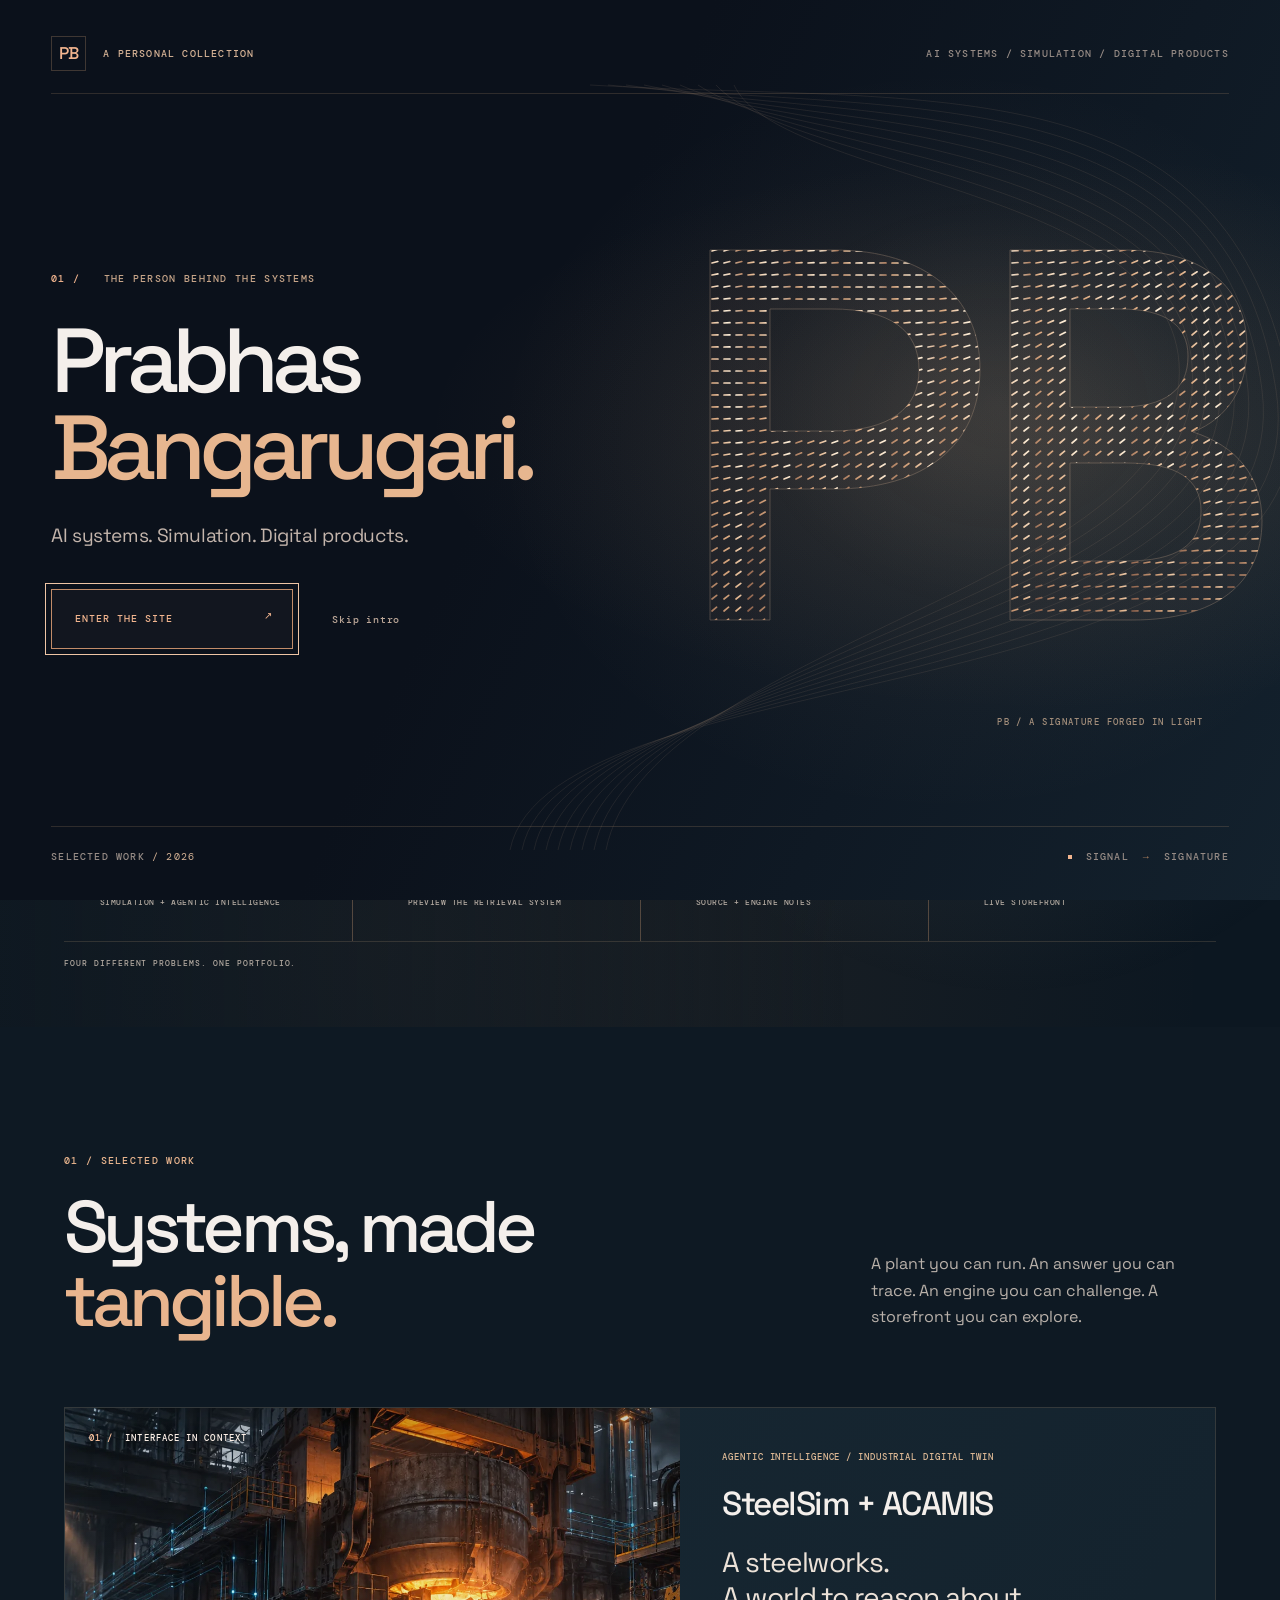
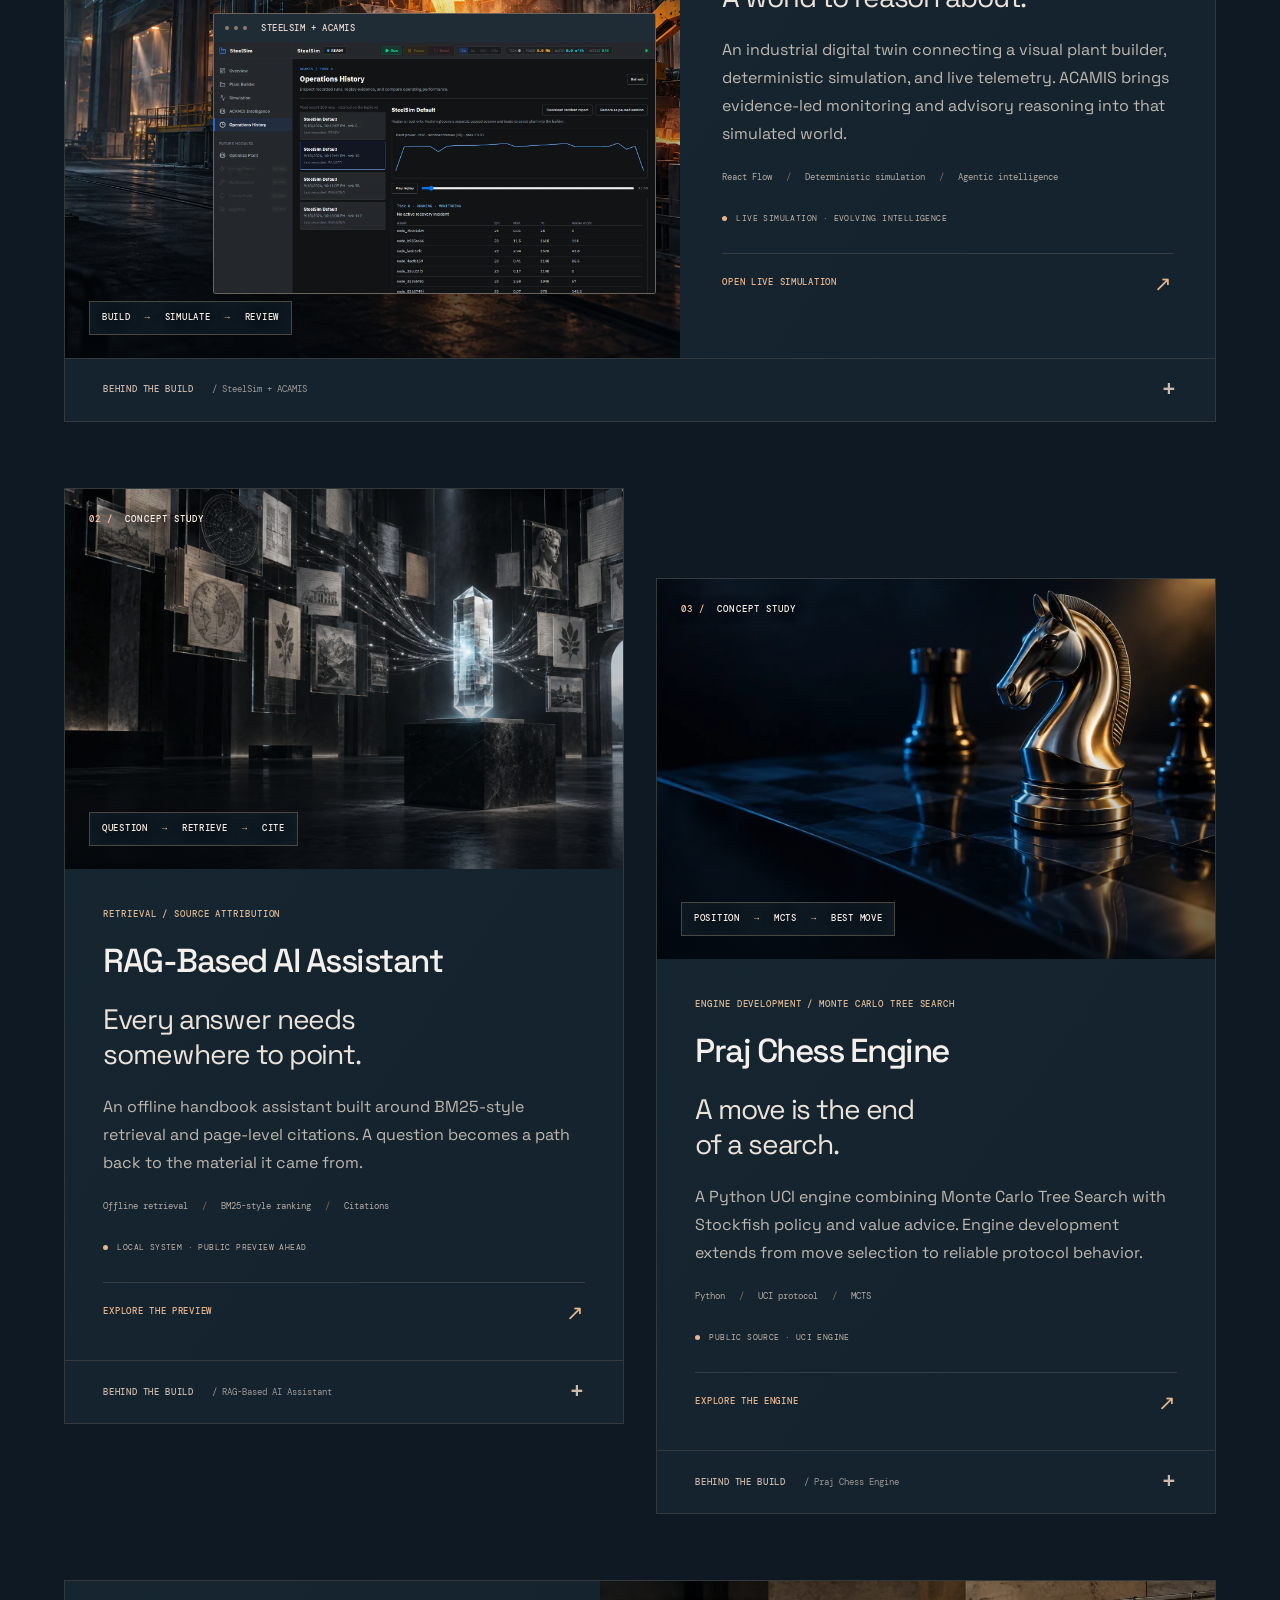
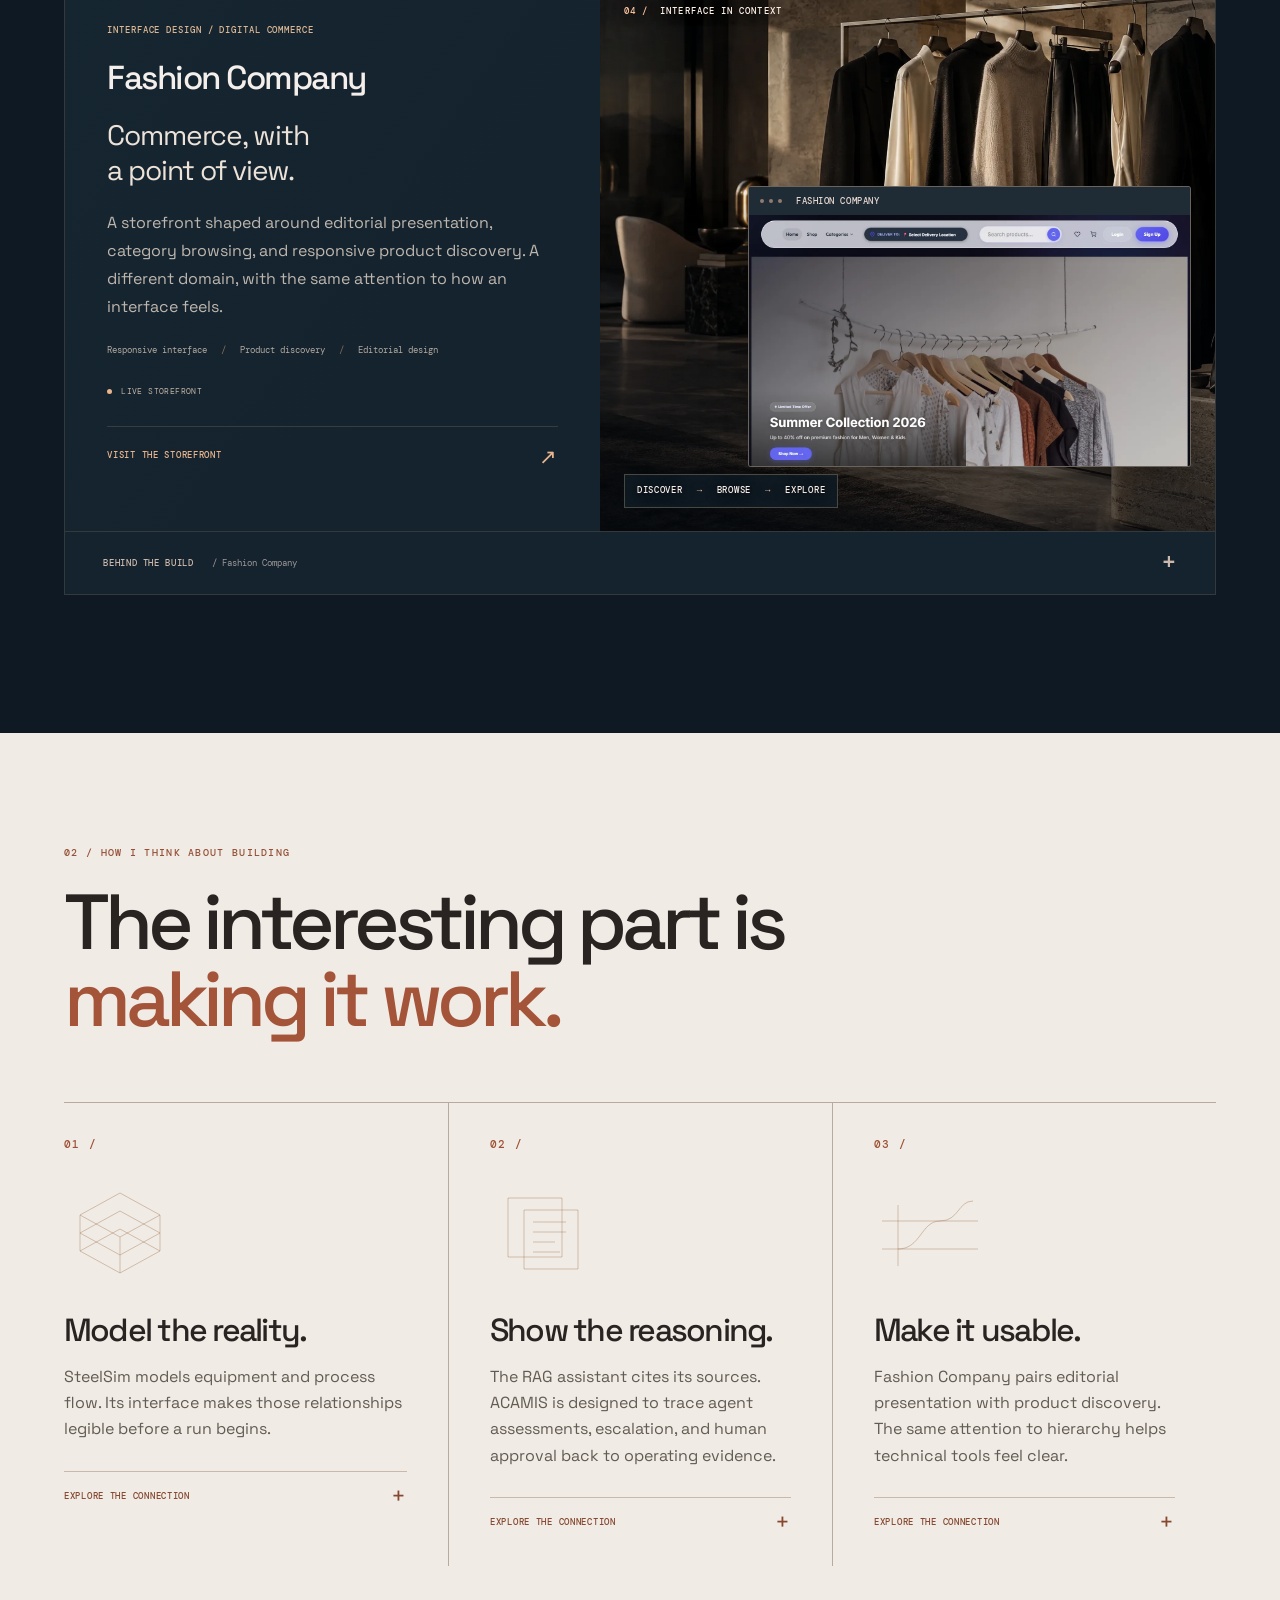
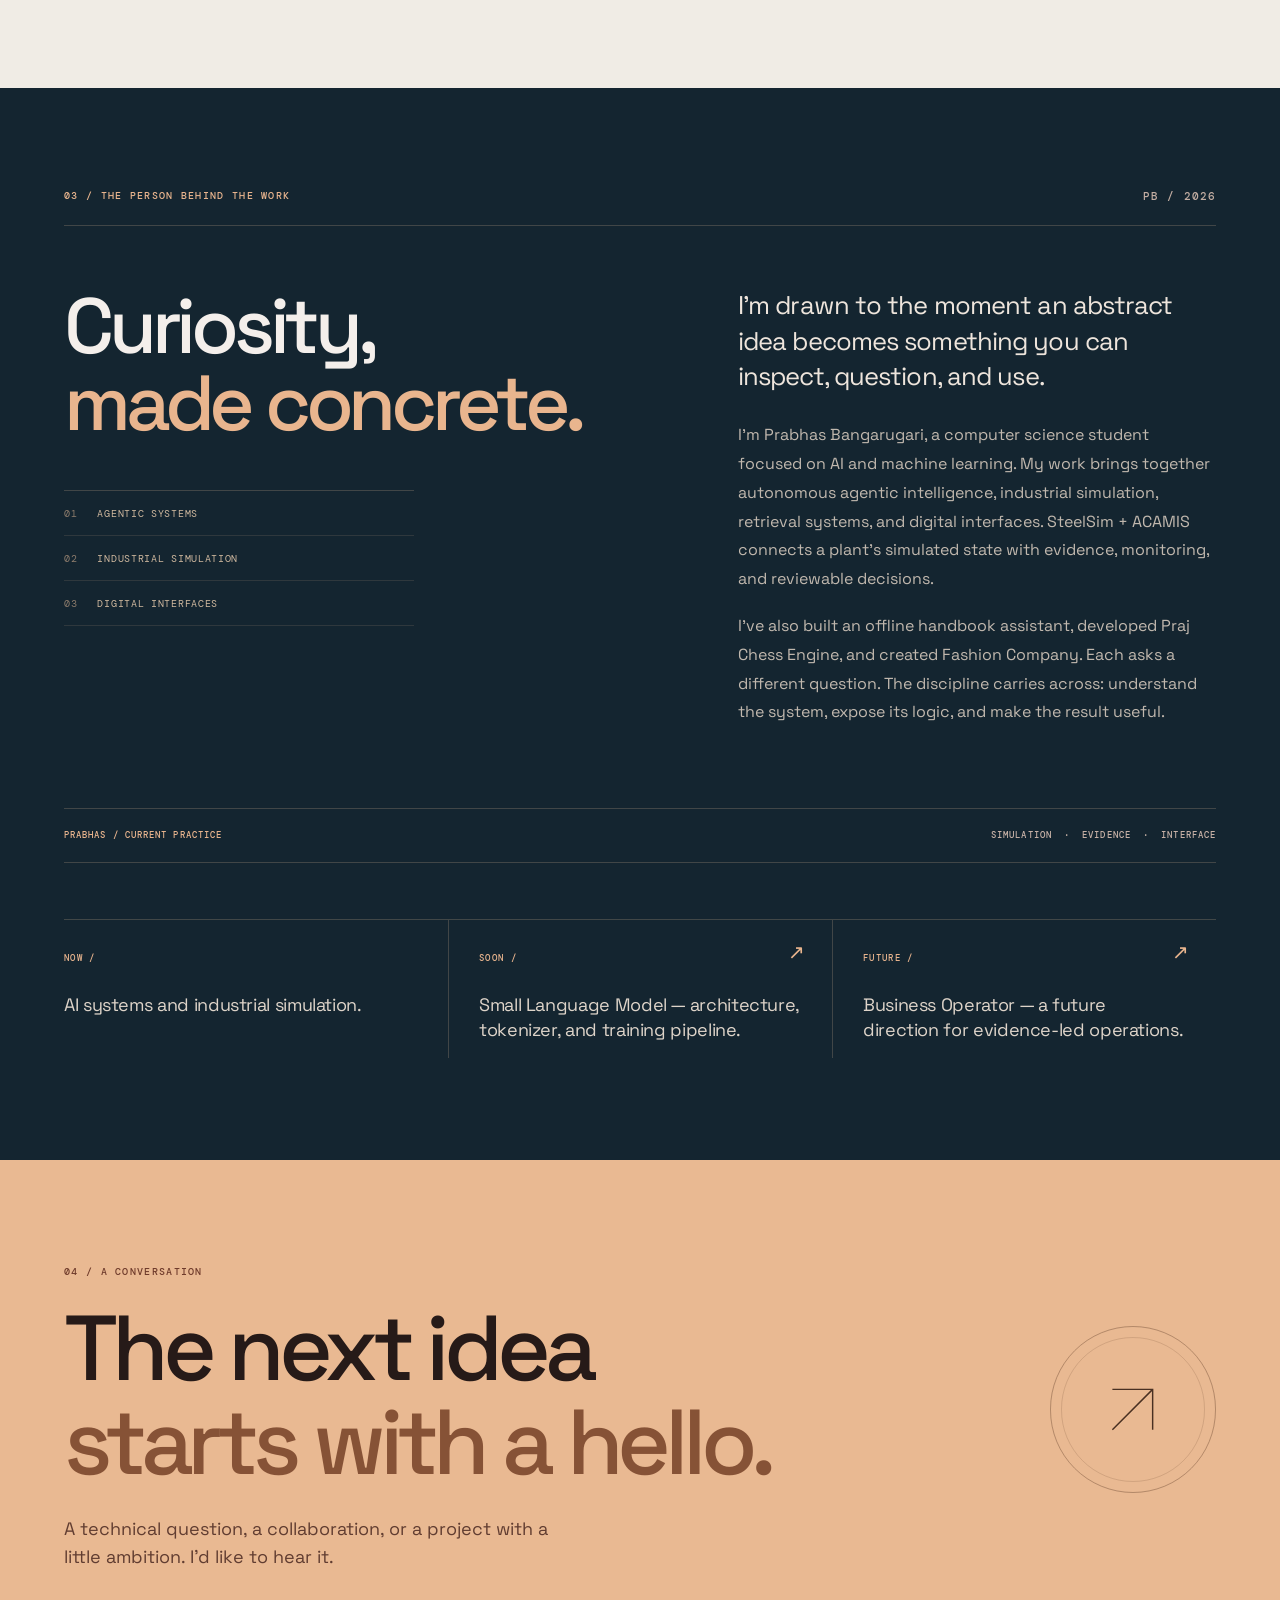
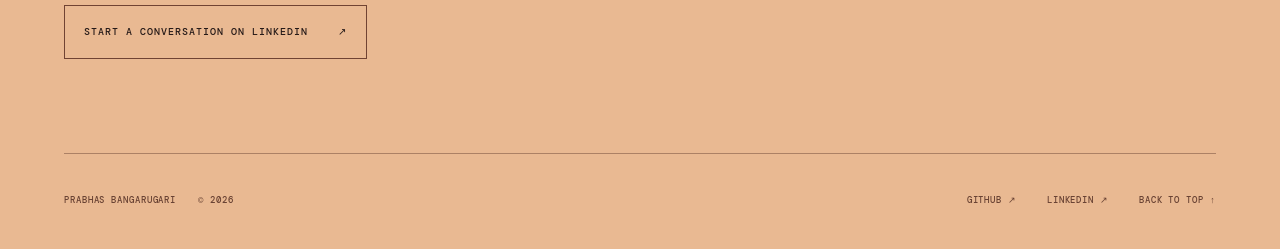
<file: index.html>
<!doctype html>
<html lang="en">
  <head>
    <meta charset="UTF-8" />
    <meta name="viewport" content="width=device-width, initial-scale=1" />
    <meta name="theme-color" content="#0b111b" />
    <meta name="description" content="Prabhas Bangarugari — computer science student building agentic intelligence, industrial digital twins, cited retrieval, chess engines, and considered digital experiences." />
    <meta property="og:type" content="website" />
    <meta property="og:title" content="Prabhas Bangarugari — Systems, made tangible." />
    <meta property="og:description" content="A personal collection of industrial simulation, AI systems, chess engines, and digital products. Explore the work and the engineering behind it." />
    <meta property="og:image" content="assets/social-preview.png" />
    <meta property="og:image:width" content="1200" />
    <meta property="og:image:height" content="630" />
    <meta property="og:image:alt" content="Prabhas Bangarugari — AI systems, simulation, digital products." />
    <meta name="twitter:card" content="summary_large_image" />
    <link rel="preload" href="assets/prabhas-linkedin.jpg" as="image" />
    <title>Prabhas Bangarugari — AI Systems & Digital Products</title>
    <link rel="icon" href="assets/favicon.svg" type="image/svg+xml" />
    <link rel="stylesheet" href="assets/fonts.css" />
    <link rel="stylesheet" href="styles.css?v=20261007-atelier" />
    <link rel="stylesheet" href="interactions.css?v=20261007-atelier" />
    <link rel="stylesheet" href="experience.css?v=20261007-atelier" />
    <link rel="stylesheet" href="atelier.css?v=20261007-atelier" />
    <script src="experience-init.js?v=20261007-atelier"></script>
    <script defer src="experience.js?v=20261007-atelier"></script>
    <script defer src="script.js?v=20261007-atelier"></script>
    <script defer src="interactions.js?v=20261007-atelier"></script>
  </head>
  <body>
    <dialog class="site-entrance" id="site-entrance" aria-labelledby="entry-name" aria-describedby="entry-identity">
      <div class="entry-shell">
        <div class="entry-art" aria-hidden="true">
          <svg class="entry-field" viewBox="0 0 1440 900" preserveAspectRatio="xMidYMid slice"></svg>
          <span class="entry-art__caption">PB / A SIGNATURE FORGED IN LIGHT</span>
        </div>
        <div class="entry-sweep" aria-hidden="true"></div>
        <div class="entry-top"><span><b class="entry-seal" aria-hidden="true">PB</b> A PERSONAL COLLECTION</span><span class="entry-edition">AI SYSTEMS / SIMULATION / DIGITAL PRODUCTS</span></div>
        <div class="entry-center">
          <p class="entry-kicker"><span aria-hidden="true">01 /</span> THE PERSON BEHIND THE SYSTEMS</p>
          <h2 class="entry-name" id="entry-name"><span>Prabhas</span><span>Bangarugari.</span></h2>
          <p class="entry-identity" id="entry-identity">AI systems. Simulation. Digital products.</p>
          <div class="entry-controls">
            <button type="button" class="button entry-button" data-enter autofocus>Enter the site <span aria-hidden="true">↗</span></button>
            <button type="button" class="entry-skip" data-skip>Skip intro</button>
          </div>
        </div>
        <div class="entry-bottom"><span>SELECTED WORK <strong>/ 2026</strong></span><span class="entry-sequence" aria-hidden="true"><i></i> SIGNAL <span>→</span> SIGNATURE</span></div>
      </div>
    </dialog>
    <a class="skip-link" href="#main">Skip to content</a>
    <div class="scroll-progress" aria-hidden="true"><span></span></div>

    <header class="site-header" id="top">
      <div class="nav-shell glass">
        <a class="brand" href="#top" aria-label="Prabhas Bangarugari, back to top">
          <span class="brand__mark"><img src="assets/prabhas-linkedin.jpg" alt="" width="46" height="46" /></span>
          <span class="brand__name">PRABHAS BANGARUGARI</span>
        </a>
        <nav class="desktop-nav" aria-label="Main navigation">
          <a href="#work" data-nav="work">Work</a>
          <a href="#approach" data-nav="approach">Approach</a>
          <a href="#about" data-nav="about">About</a>
          <a href="#contact" data-nav="contact">Contact</a>
        </nav>
        <a class="nav-action" href="https://github.com/prabhasb06" target="_blank" rel="noopener noreferrer">
          GitHub <span aria-hidden="true">↗</span>
        </a>
        <button class="menu-toggle" type="button" aria-label="Open menu" aria-controls="mobile-menu" aria-expanded="false">
          <span></span><span></span>
        </button>
      </div>
      <nav class="mobile-menu glass" id="mobile-menu" aria-label="Mobile navigation" hidden>
        <a href="#work">Selected work <span aria-hidden="true">↗</span></a>
        <a href="#approach">Approach <span aria-hidden="true">↗</span></a>
        <a href="#about">About <span aria-hidden="true">↗</span></a>
        <a href="#contact">Contact <span aria-hidden="true">↗</span></a>
        <a href="https://github.com/prabhasb06" target="_blank" rel="noopener noreferrer">GitHub <span aria-hidden="true">↗</span></a>
      </nav>
    </header>

    <main id="main">
      <section class="hero" aria-labelledby="hero-title">
        <canvas class="hero__field" aria-hidden="true"></canvas>
        <div class="hero__veil" aria-hidden="true"></div>
        <div class="hero__content container">
          <div class="hero__topline"><span><span class="signal-dot" aria-hidden="true"></span> PRABHAS BANGARUGARI / PORTFOLIO</span><span>PERSONAL PORTFOLIO / 2026</span></div>
          <div class="hero__stage">
            <div class="hero__copy">
              <p class="eyebrow hero__eyebrow">AI SYSTEMS <span aria-hidden="true">/</span> SIMULATION <span aria-hidden="true">/</span> DIGITAL PRODUCTS</p>
              <h1 id="hero-title" tabindex="-1"><span>Prabhas</span><span>Bangarugari<span class="hero__period">.</span></span></h1>
              <div class="hero__statement">
                <span class="hero__statement-index">01 / AN INTRODUCTION</span>
                <div>
                  <p>I make complex ideas<br /><em>visible and usable.</em></p>
                  <span>Autonomous agentic intelligence. Industrial digital twins. Cited retrieval. Praj Chess Engine. Interfaces built to be used.</span>
                </div>
              </div>
              <div class="hero__actions">
                <a class="button button--light" href="#work">Explore selected work <span aria-hidden="true">↘</span></a>
              </div>
            </div>
            <div class="hero__portrait" aria-hidden="true"><span class="hero__touch-hint">TOUCH &amp; DRAG TO EXPLORE</span></div>
            <p class="hero__portrait-note" aria-hidden="true"><span>PORTRAIT / IN THE FIELD</span><span>REVEAL THE COLOUR ↗</span></p>
            <div class="hero__index" aria-label="Selected work index">
              <div class="hero__index-top"><span>SELECTED WORK / AN INDEX</span><span>01 — 04</span></div>
              <a href="https://steelsimmvp.onrender.com/" target="_blank" rel="noopener noreferrer" aria-label="Open the SteelSim live simulation"><span class="hero__index-number">01 /</span><span><strong>SteelSim + ACAMIS</strong><small>SIMULATION + AGENTIC INTELLIGENCE</small></span><span class="hero__index-arrow" aria-hidden="true">↗</span></a>
              <a href="preview-rag.html" aria-label="Explore the RAG-Based AI Assistant preview"><span class="hero__index-number">02 /</span><span><strong>RAG-Based AI Assistant</strong><small>PREVIEW THE RETRIEVAL SYSTEM</small></span><span class="hero__index-arrow" aria-hidden="true">↗</span></a>
              <a href="https://github.com/prabhasb06/demo-praj-chess-eng" target="_blank" rel="noopener noreferrer" aria-label="Open the Praj Chess Engine GitHub repository"><span class="hero__index-number">03 /</span><span><strong>Praj Chess Engine</strong><small>SOURCE + ENGINE NOTES</small></span><span class="hero__index-arrow" aria-hidden="true">↗</span></a>
              <a href="https://fashion-company.netlify.app/" target="_blank" rel="noopener noreferrer" aria-label="Open the Fashion Company live storefront"><span class="hero__index-number">04 /</span><span><strong>Fashion Company</strong><small>LIVE STOREFRONT</small></span><span class="hero__index-arrow" aria-hidden="true">↗</span></a>
              <div class="hero__index-foot">FOUR DIFFERENT PROBLEMS. ONE PORTFOLIO.</div>
            </div>
          </div>
        </div>
      </section>

      <section class="work section" tabindex="-1" id="work" aria-labelledby="work-title">
        <div class="section-glow section-glow--left" aria-hidden="true"></div>
        <div class="section-glow section-glow--right" aria-hidden="true"></div>
        <div class="container">
          <div class="section-heading reveal">
            <div><p class="eyebrow">01 / SELECTED WORK</p><h2 id="work-title">Systems, made<br /><em>tangible.</em></h2></div>
            <p>A plant you can run. An answer you can trace. An engine you can challenge. A storefront you can explore.</p>
          </div>

          <div class="project-grid">
            <article class="project project--feature  reveal" id="project-steelsim" aria-labelledby="title-steelsim">
              <a class="project-card" href="https://steelsimmvp.onrender.com/" target="_blank" rel="noopener noreferrer" aria-label="open live simulation — SteelSim + ACAMIS">
                <span class="project-card__visual">
                  <img class="project-card__art" src="assets/steelsim-art.webp" alt="Illustrative steelworks with a glowing induction furnace" loading="lazy" decoding="async" width="1586" height="992" />
                  <span class="project-card__topline"><span>01 /</span> INTERFACE IN CONTEXT</span>
                  <span class="product-window" aria-hidden="true"><span class="product-window__bar"><i></i><i></i><i></i><span>STEELSIM + ACAMIS</span></span><img src="assets/steelsim-ui.webp" alt="" loading="lazy" decoding="async" width="1440" height="1000" /></span>
                  <span class="project-card__signal">BUILD <span aria-hidden="true">→</span> SIMULATE <span aria-hidden="true">→</span> REVIEW</span>
                </span>
                <div class="project-card__body">
                  <span class="project-card__meta">AGENTIC INTELLIGENCE / INDUSTRIAL DIGITAL TWIN</span>
                  <h3 class="project-card__title" id="title-steelsim">SteelSim + ACAMIS</h3>
                  <span class="project-card__headline">A steelworks.<br />A world to reason about.</span>
                  <span class="project-card__description">An industrial digital twin connecting a visual plant builder, deterministic simulation, and live telemetry. ACAMIS brings evidence-led monitoring and advisory reasoning into that simulated world.</span>
                  <span class="project-card__tags"><span>React Flow</span><span>Deterministic simulation</span><span>Agentic intelligence</span></span>
                  <span class="project-card__proof"><span class="status-dot" aria-hidden="true"></span>LIVE SIMULATION · EVOLVING INTELLIGENCE</span>
                  <span class="project-card__destination">OPEN LIVE SIMULATION <span aria-hidden="true">↗</span></span>
                </div>
              </a>
              <details class="project-notes">
                <summary><span>BEHIND THE BUILD <span class="project-notes__hint">/ SteelSim + ACAMIS</span></span><span class="project-notes__plus" aria-hidden="true">+</span></summary>
                <div class="project-notes__content">
                  <div class="project-notes__grid"><div><h4>THE SYSTEM</h4><p>I built a plant-modelling and simulation environment that makes equipment, process flow, and operating state inspectable.</p></div><div><h4>THE ENGINEERING</h4><p>Authoritative backend state reaches the interface through WebSocket telemetry. Invalid topology is gated before a run starts. Recorded frames make incidents replayable.</p></div><div><h4>THE FRONTIER</h4><p>Signal review and optional model advice are implemented. Broader autonomous optimization remains a direction for ACAMIS; consequential recovery follows approval gates.</p></div></div>
                  <div class="project-notes__links"><a href="assets/steelsim-ui.webp" data-interface="SteelSim — recorded run and process telemetry" class="text-link">INSPECT THE REAL INTERFACE <span aria-hidden="true">↗</span></a><a href="https://github.com/prabhasb06/steelsim" target="_blank" rel="noopener noreferrer" class="text-link">SOURCE & TECHNICAL NOTES <span aria-hidden="true">↗</span></a></div>
                </div>
              </details>
            </article>

            <article class="project   reveal" id="project-rag" aria-labelledby="title-rag">
              <a class="project-card" href="preview-rag.html" aria-label="explore the preview — RAG-Based AI Assistant">
                <span class="project-card__visual">
                  <img class="project-card__art" src="assets/rag-art.webp" alt="Concept illustration of a connected knowledge archive" loading="lazy" decoding="async" width="1586" height="992" />
                  <span class="project-card__topline"><span>02 /</span> CONCEPT STUDY</span>

                  <span class="project-card__signal">QUESTION <span aria-hidden="true">→</span> RETRIEVE <span aria-hidden="true">→</span> CITE</span>
                </span>
                <div class="project-card__body">
                  <span class="project-card__meta">RETRIEVAL / SOURCE ATTRIBUTION</span>
                  <h3 class="project-card__title" id="title-rag">RAG-Based AI Assistant</h3>
                  <span class="project-card__headline">Every answer needs<br />somewhere to point.</span>
                  <span class="project-card__description">An offline handbook assistant built around BM25-style retrieval and page-level citations. A question becomes a path back to the material it came from.</span>
                  <span class="project-card__tags"><span>Offline retrieval</span><span>BM25-style ranking</span><span>Citations</span></span>
                  <span class="project-card__proof"><span class="status-dot" aria-hidden="true"></span>LOCAL SYSTEM · PUBLIC PREVIEW AHEAD</span>
                  <span class="project-card__destination">EXPLORE THE PREVIEW <span aria-hidden="true">↗</span></span>
                </div>
              </a>
              <details class="project-notes">
                <summary><span>BEHIND THE BUILD <span class="project-notes__hint">/ RAG-Based AI Assistant</span></span><span class="project-notes__plus" aria-hidden="true">+</span></summary>
                <div class="project-notes__content">
                  <div class="project-notes__grid"><div><h4>THE QUESTION</h4><p>How can someone find useful guidance in local handbooks and check the source behind it?</p></div><div><h4>THE APPROACH</h4><p>Relevant passages are ranked locally and paired with page references. The implemented retrieval layer is the foundation of this assistant.</p></div><div><h4>CURRENT STATE</h4><p>The local retrieval experience exists. A public interface is in preparation; a complete generative RAG workflow is not claimed here.</p></div></div>
                  <div class="project-notes__links"></div>
                </div>
              </details>
            </article>

            <article class="project   reveal" id="project-praj" aria-labelledby="title-praj">
              <a class="project-card" href="https://github.com/prabhasb06/demo-praj-chess-eng" target="_blank" rel="noopener noreferrer" aria-label="explore the engine — Praj Chess Engine">
                <span class="project-card__visual">
                  <img class="project-card__art" src="assets/praj-art.webp" alt="Concept illustration of a polished chess knight" loading="lazy" decoding="async" width="1586" height="992" />
                  <span class="project-card__topline"><span>03 /</span> CONCEPT STUDY</span>

                  <span class="project-card__signal">POSITION <span aria-hidden="true">→</span> MCTS <span aria-hidden="true">→</span> BEST MOVE</span>
                </span>
                <div class="project-card__body">
                  <span class="project-card__meta">ENGINE DEVELOPMENT / MONTE CARLO TREE SEARCH</span>
                  <h3 class="project-card__title" id="title-praj">Praj Chess Engine</h3>
                  <span class="project-card__headline">A move is the end<br />of a search.</span>
                  <span class="project-card__description">A Python UCI engine combining Monte Carlo Tree Search with Stockfish policy and value advice. Engine development extends from move selection to reliable protocol behavior.</span>
                  <span class="project-card__tags"><span>Python</span><span>UCI protocol</span><span>MCTS</span></span>
                  <span class="project-card__proof"><span class="status-dot" aria-hidden="true"></span>PUBLIC SOURCE · UCI ENGINE</span>
                  <span class="project-card__destination">EXPLORE THE ENGINE <span aria-hidden="true">↗</span></span>
                </div>
              </a>
              <details class="project-notes">
                <summary><span>BEHIND THE BUILD <span class="project-notes__hint">/ Praj Chess Engine</span></span><span class="project-notes__plus" aria-hidden="true">+</span></summary>
                <div class="project-notes__content">
                  <div class="project-notes__grid"><div><h4>THE ENGINE</h4><p>I developed Praj to explore tree search and evaluation inside a chess engine that can communicate with a UCI-compatible interface.</p></div><div><h4>THE HARD PART</h4><p>Stopping and superseding a search must never leak an old move. The published audit covers cancellation, time controls, promotions, and bounded search memory.</p></div><div><h4>THE EVIDENCE</h4><p>Source, regression tests, and diagnostic results are available. Absolute Elo is unmeasured, and trained model weights are not published.</p></div></div>
                  <div class="project-notes__links"><a href="https://github.com/prabhasb06/demo-praj-chess-eng/blob/main/AUDIT_REPORT.md" target="_blank" rel="noopener noreferrer" class="text-link">READ THE ENGINE AUDIT <span aria-hidden="true">↗</span></a></div>
                </div>
              </details>
            </article>

            <article class="project project--feature project--reverse reveal" id="project-fashion" aria-labelledby="title-fashion">
              <a class="project-card" href="https://fashion-company.netlify.app/" target="_blank" rel="noopener noreferrer" aria-label="visit the storefront — Fashion Company">
                <span class="project-card__visual">
                  <img class="project-card__art" src="assets/fashion-art.webp" alt="Illustrative fashion showroom in warm editorial lighting" loading="lazy" decoding="async" width="1586" height="992" />
                  <span class="project-card__topline"><span>04 /</span> INTERFACE IN CONTEXT</span>
                  <span class="product-window" aria-hidden="true"><span class="product-window__bar"><i></i><i></i><i></i><span>FASHION COMPANY</span></span><img src="assets/fashion-ui.webp" alt="" loading="lazy" decoding="async" width="1440" height="960" /></span>
                  <span class="project-card__signal">DISCOVER <span aria-hidden="true">→</span> BROWSE <span aria-hidden="true">→</span> EXPLORE</span>
                </span>
                <div class="project-card__body">
                  <span class="project-card__meta">INTERFACE DESIGN / DIGITAL COMMERCE</span>
                  <h3 class="project-card__title" id="title-fashion">Fashion Company</h3>
                  <span class="project-card__headline">Commerce, with<br />a point of view.</span>
                  <span class="project-card__description">A storefront shaped around editorial presentation, category browsing, and responsive product discovery. A different domain, with the same attention to how an interface feels.</span>
                  <span class="project-card__tags"><span>Responsive interface</span><span>Product discovery</span><span>Editorial design</span></span>
                  <span class="project-card__proof"><span class="status-dot" aria-hidden="true"></span>LIVE STOREFRONT</span>
                  <span class="project-card__destination">VISIT THE STOREFRONT <span aria-hidden="true">↗</span></span>
                </div>
              </a>
              <details class="project-notes">
                <summary><span>BEHIND THE BUILD <span class="project-notes__hint">/ Fashion Company</span></span><span class="project-notes__plus" aria-hidden="true">+</span></summary>
                <div class="project-notes__content">
                  <div class="project-notes__grid"><div><h4>THE EXPERIENCE</h4><p>I built Fashion Company as a visual commerce experience, connecting an editorial first impression with browsable products.</p></div><div><h4>THE DESIGN PROBLEM</h4><p>Imagery, hierarchy, and category navigation need to work together across screen sizes. Product discovery should stay clear on a phone.</p></div><div><h4>EXPLORE IT</h4><p>The public interface is available to browse. Payment processing, order fulfilment, and production commerce infrastructure are not asserted by this portfolio.</p></div></div>
                  <div class="project-notes__links"><a href="assets/fashion-ui.webp" data-interface="Fashion Company — storefront interface" class="text-link">INSPECT THE REAL INTERFACE <span aria-hidden="true">↗</span></a></div>
                  <p class="project-notes__credit">Built by Purna Sai &amp; Prabhas Bangarugari.</p>
                </div>
              </details>
            </article>
          </div>
        </div>
      </section>

      <section class="approach section" tabindex="-1" id="approach" aria-labelledby="approach-title">
        <div class="container">
          <div class="approach__intro reveal">
            <p class="eyebrow">02 / HOW I THINK ABOUT BUILDING</p>
            <h2 id="approach-title">The interesting part is<br /><em>making it work.</em></h2>
          </div>
          <div class="approach__principles">
            <article class="approach__principle reveal">
              <span class="approach__number">01 /</span>
              <span class="principle-art" aria-hidden="true"><svg viewBox="0 0 112 88"><path class="principle-art__base" d="M16 62L56 84L96 62L56 40Z M16 44L56 66L96 44L56 22Z M16 26L56 48L96 26L56 4Z M16 26V62M96 26V62M56 48V84"/><path class="principle-art__accent" d="M16 26L56 4L96 26L56 48Z M56 48V84"/></svg></span>
              <h3>Model the reality.</h3>
              <p>SteelSim models equipment and process flow. Its interface makes those relationships legible before a run begins.</p>
              <details class="principle-note"><summary>EXPLORE THE CONNECTION <span aria-hidden="true">+</span></summary><div class="principle-note__body"><p>A plant’s topology, material flow, and operating state belong in the same view. SteelSim connects the model to a run you can inspect.</p><a href="#project-steelsim">SEE STEELSIM + ACAMIS <span aria-hidden="true">↗</span></a></div></details>
            </article>
            <article class="approach__principle reveal">
              <span class="approach__number">02 /</span>
              <span class="principle-art" aria-hidden="true"><svg viewBox="0 0 112 88"><path class="principle-art__base" d="M18 9H72V68H18Z M34 21H88V80H34Z M43 33H76M43 43H76M43 53H65M43 63H70"/><path class="principle-art__accent" d="M18 9H72V68H18Z M43 33H76M43 43H76M43 53H65"/></svg></span>
              <h3>Show the reasoning.</h3>
              <p>The RAG assistant cites its sources. ACAMIS is designed to trace agent assessments, escalation, and human approval back to operating evidence.</p>
              <details class="principle-note"><summary>EXPLORE THE CONNECTION <span aria-hidden="true">+</span></summary><div class="principle-note__body"><p>A retrieval result becomes useful when its evidence is visible. The assistant keeps source pages close to the answer so the reader can check them.</p><a href="preview-rag.html">EXPLORE CITED RETRIEVAL <span aria-hidden="true">↗</span></a></div></details>
            </article>
            <article class="approach__principle reveal">
              <span class="approach__number">03 /</span>
              <span class="principle-art" aria-hidden="true"><svg viewBox="0 0 112 88"><path class="principle-art__base" d="M8 60H104M24 16V77M8 32H104 M24 60C47 60 47 32 66 32S84 12 99 12"/><path class="principle-art__accent" d="M24 60C47 60 47 32 66 32S84 12 99 12M88 12H99V23"/></svg></span>
              <h3>Make it usable.</h3>
              <p>Fashion Company pairs editorial presentation with product discovery. The same attention to hierarchy helps technical tools feel clear.</p>
              <details class="principle-note"><summary>EXPLORE THE CONNECTION <span aria-hidden="true">+</span></summary><div class="principle-note__body"><p>Hierarchy, clear navigation, and considered feedback shape how someone discovers the product. The interface is part of the engineering.</p><a href="#project-fashion">SEE FASHION COMPANY <span aria-hidden="true">↗</span></a></div></details>
            </article>
          </div>
        </div>
      </section>

      <section class="about section" tabindex="-1" id="about" aria-labelledby="about-title">
        <div class="container">
          <div class="about__masthead reveal">
            <p class="eyebrow">03 / THE PERSON BEHIND THE WORK</p>
            <span>PB / 2026</span>
          </div>
          <div class="about__story reveal">
            <div class="about__heading"><h2 id="about-title">Curiosity,<br /><em>made concrete.</em></h2><div class="about__practice" aria-label="Areas of practice"><span><i>01</i> AGENTIC SYSTEMS</span><span><i>02</i> INDUSTRIAL SIMULATION</span><span><i>03</i> DIGITAL INTERFACES</span></div></div>
            <div class="about__body">
              <p class="about__lead">I’m drawn to the moment an abstract idea becomes something you can inspect, question, and use.</p>
              <p>I’m Prabhas Bangarugari, a computer science student focused on AI and machine learning. My work brings together autonomous agentic intelligence, industrial simulation, retrieval systems, and digital interfaces. SteelSim + ACAMIS connects a plant’s simulated state with evidence, monitoring, and reviewable decisions.</p>
              <p>I’ve also built an offline handbook assistant, developed Praj Chess Engine, and created Fashion Company. Each asks a different question. The discipline carries across: understand the system, expose its logic, and make the result useful.</p>
            </div>
          </div>
          <div class="about__signature reveal"><span>PRABHAS / CURRENT PRACTICE</span><span>SIMULATION&nbsp;&nbsp;·&nbsp;&nbsp;EVIDENCE&nbsp;&nbsp;·&nbsp;&nbsp;INTERFACE</span></div>
          <div class="roadmap" aria-label="Current and future work">
              <div class="roadmap__item"><span>NOW /</span><p>AI systems and industrial simulation.</p></div>
              <a class="roadmap__item roadmap__item--link" href="preview-slm.html" aria-label="Explore the Small Language Model preview"><span>SOON /</span><p>Small Language Model — architecture, tokenizer, and training pipeline.</p><span class="roadmap__arrow" aria-hidden="true">↗</span></a>
              <a class="roadmap__item roadmap__item--link" href="preview-business.html" aria-label="Explore the Business Operator future vision"><span>FUTURE /</span><p>Business Operator — a future direction for evidence-led operations.</p><span class="roadmap__arrow" aria-hidden="true">↗</span></a>
          </div>
        </div>
      </section>

      <section class="contact section" tabindex="-1" id="contact" aria-labelledby="contact-title">
        <div class="container contact__inner reveal">
          <p class="eyebrow">04 / A CONVERSATION</p>
          <a class="contact__invitation" href="https://www.linkedin.com/in/prabhas-bangarugari-35494232a" target="_blank" rel="noopener noreferrer" aria-label="Connect with Prabhas on LinkedIn"><svg viewBox="0 0 48 48" aria-hidden="true"><path d="M10 38L38 10M10 10H38V38"/></svg></a>
          <h2 id="contact-title">The next idea<br /><em>starts with a hello.</em></h2>
          <p class="contact__lead">A technical question, a collaboration, or a project with a little ambition. I’d like to hear it.</p>
          <a class="button button--glass contact__action" href="https://www.linkedin.com/in/prabhas-bangarugari-35494232a" target="_blank" rel="noopener noreferrer">Start a conversation on LinkedIn <span aria-hidden="true">↗</span></a>
          <div class="contact__footer">
            <span>PRABHAS BANGARUGARI <span class="footer-year">© 2026</span></span>
            <div class="contact__socials">
              <a href="https://github.com/prabhasb06" target="_blank" rel="noopener noreferrer">GITHUB ↗</a>
              <a href="https://www.linkedin.com/in/prabhas-bangarugari-35494232a" target="_blank" rel="noopener noreferrer">LINKEDIN ↗</a>
              <a href="#top" aria-label="Back to the top of the portfolio">BACK TO TOP ↑</a>
            </div>
          </div>
        </div>
      </section>
    </main>

    <dialog class="interface-viewer" id="interface-viewer" aria-labelledby="interface-title">
      <div class="interface-viewer__bar"><h2 id="interface-title">Project interface</h2><button type="button" class="interface-viewer__close" aria-label="Close interface view">CLOSE <span aria-hidden="true">×</span></button></div>
      <div class="interface-viewer__image"><img id="interface-image" alt="" /></div>
      <p>Actual project screenshot. Use Escape or Close to return to the portfolio.</p>
    </dialog>
  </body>
</html>
</file>
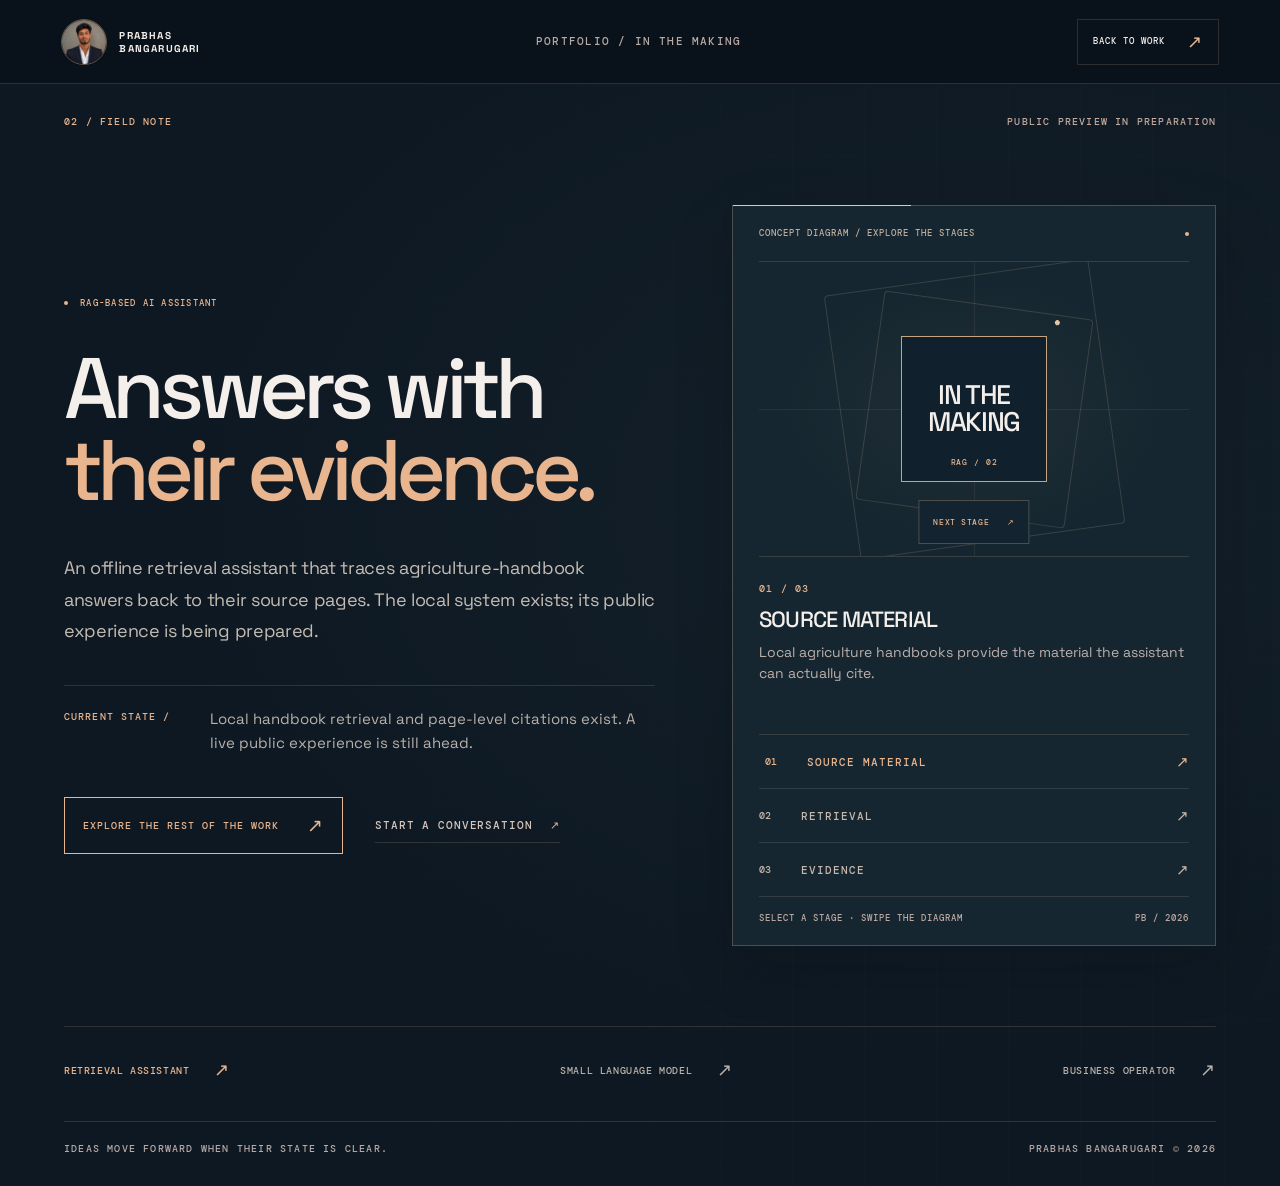
<file: coming-soon.html>
<!doctype html>
<html lang="en">
  <head>
    <meta charset="UTF-8" />
    <meta name="viewport" content="width=device-width, initial-scale=1" />
    <meta name="theme-color" content="#0b111b" />
    <meta name="description" content="A look at the work taking shape in Prabhas Bangarugari's portfolio." />
    <title>In the Making — Prabhas Bangarugari</title>
    <meta property="og:type" content="website" />
    <meta property="og:title" content="In the Making — Prabhas Bangarugari" />
    <meta property="og:description" content="Explore the retrieval system, small language model, and business operator taking shape." />
    <meta property="og:image" content="assets/social-preview.png" />
    <meta name="twitter:card" content="summary_large_image" />
    <link rel="icon" href="assets/favicon.svg" type="image/svg+xml" />
    <link rel="stylesheet" href="assets/fonts.css" />
    <link rel="stylesheet" href="coming-soon.css?v=20261007-atelier" />
    <link rel="stylesheet" href="interactions.css?v=20261007-atelier" />
    <link rel="stylesheet" href="experience.css?v=20261007-atelier" />
    <link rel="stylesheet" href="atelier.css?v=20261007-atelier" />
    <script defer src="experience.js?v=20261007-atelier"></script>
    <script defer src="coming-soon.js?v=20261007-atelier"></script>
    <script defer src="interactions.js?v=20261007-atelier"></script>
  </head>
  <body>
    <a class="skip-link" href="#main">Skip to content</a>
    <header class="preview-header">
      <a class="preview-brand" href="index.html#top" aria-label="Prabhas Bangarugari, portfolio home">
        <span class="preview-brand__portrait"><img src="assets/prabhas-linkedin.jpg" alt="" width="46" height="46" /></span>
        <span>PRABHAS<br />BANGARUGARI</span>
      </a>
      <span class="preview-header__edition">PORTFOLIO / IN THE MAKING</span>
      <a class="preview-header__back" href="index.html#work">BACK TO WORK <span aria-hidden="true">↗</span></a>
    </header>

    <main id="main" class="preview-main">
      <div class="preview-main__grid" aria-hidden="true"></div>
      <div class="preview-shell">
        <div class="preview-topline"><span id="project-index">02 / FIELD NOTE</span><span id="project-phase">PUBLIC PREVIEW IN PREPARATION</span></div>
        <div class="preview-layout">
          <section class="preview-copy" aria-labelledby="preview-title">
            <p class="preview-kicker"><span class="preview-kicker__dot" aria-hidden="true"></span><span id="project-name">RAG-BASED AI ASSISTANT</span></p>
            <h1 id="preview-title">Answers with<br /><em>their evidence.</em></h1>
            <p class="preview-lead" id="project-lead">A local retrieval assistant that traces agriculture-handbook answers back to their source pages. The public experience is being prepared.</p>
            <div class="preview-state"><span class="preview-state__label">CURRENT STATE /</span><span id="project-state">Offline retrieval exists. A live public experience is coming later.</span></div>
            <div class="preview-actions">
              <a class="preview-button" href="index.html#work">EXPLORE THE REST OF THE WORK <span aria-hidden="true">↗</span></a>
              <a class="preview-textlink" href="https://www.linkedin.com/in/prabhas-bangarugari-35494232a" target="_blank" rel="noopener noreferrer">START A CONVERSATION <span aria-hidden="true">↗</span></a>
            </div>
          </section>

          <section class="preview-console" aria-label="Project progress explorer">
            <div class="preview-console__top"><span>CONCEPT DIAGRAM / EXPLORE THE STAGES</span><span class="preview-console__light" aria-hidden="true"></span></div>
            <div class="preview-console__visual">
              <div class="preview-console__orbit preview-console__orbit--outer" aria-hidden="true"></div>
              <div class="preview-console__orbit preview-console__orbit--inner" aria-hidden="true"></div>
              <div class="preview-console__cross preview-console__cross--horizontal" aria-hidden="true"></div>
              <div class="preview-console__cross preview-console__cross--vertical" aria-hidden="true"></div>
              <span class="preview-console__satellite" aria-hidden="true"></span>
              <div class="preview-console__core" aria-hidden="true"><span>IN THE<br />MAKING</span><small id="visual-code">RAG / 02</small></div>
              <button class="preview-console__explore" type="button" aria-controls="stage-readout">NEXT STAGE <span aria-hidden="true">↗</span></button>
            </div>
            <div class="preview-console__readout" id="stage-readout" role="status" aria-live="polite" aria-atomic="true"><span id="active-step-index">01 / 03</span><strong id="active-step-title">SOURCE MATERIAL</strong><p id="active-step-detail">Local handbooks provide the material the assistant can actually cite.</p></div>
            <div class="preview-console__phases" id="project-steps" aria-label="Explore project stages"></div>
            <div class="preview-console__foot"><span>SELECT A STAGE · SWIPE THE DIAGRAM</span><span>PB / 2026</span></div>
          </section>
        </div>
        <nav class="preview-project-nav" aria-label="Other work in progress"><a href="preview-rag.html">RETRIEVAL ASSISTANT <span aria-hidden="true">↗</span></a><a href="preview-slm.html">SMALL LANGUAGE MODEL <span aria-hidden="true">↗</span></a><a href="preview-business.html">BUSINESS OPERATOR <span aria-hidden="true">↗</span></a></nav>
        <div class="preview-bottomline"><span>IDEAS MOVE FORWARD WHEN THEIR STATE IS CLEAR.</span><span>PRABHAS BANGARUGARI © 2026</span></div>
      </div>
    </main>
  </body>
</html>
</file>
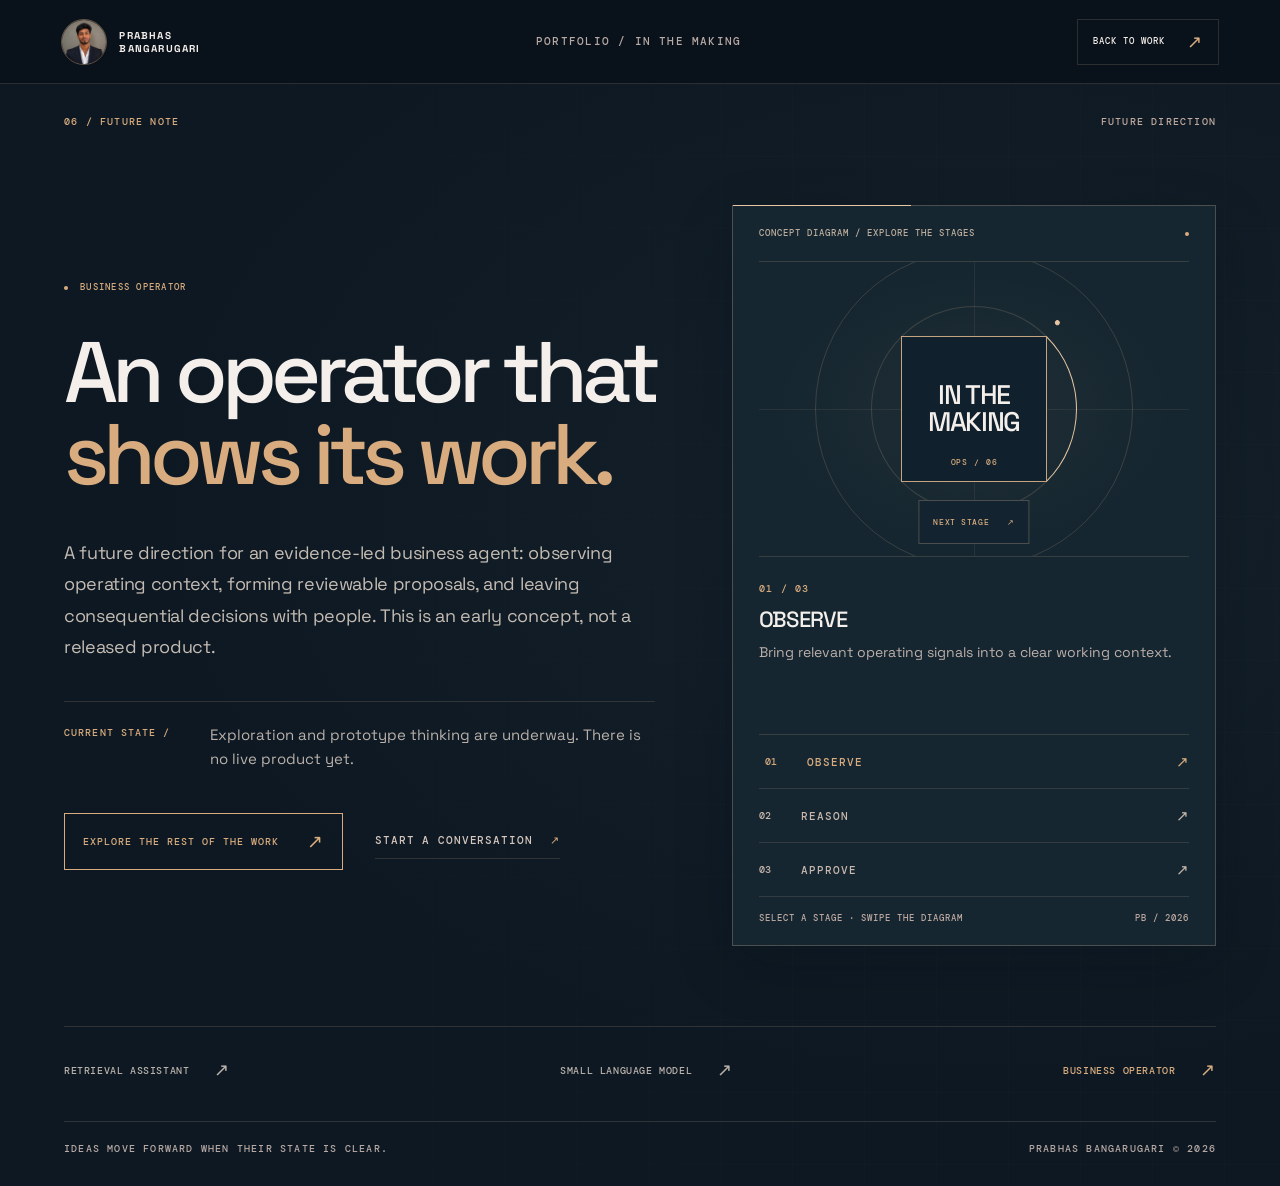
<file: preview-business.html>
<!doctype html>
<html lang="en">
  <head>
    <meta charset="UTF-8" />
    <meta name="viewport" content="width=device-width, initial-scale=1" />
    <meta name="theme-color" content="#0b111b" />
    <meta name="description" content="A future direction for an evidence-led business agent: observing operating context, forming reviewable proposals, and leaving consequential decisions with people. This is an early concept, not a released product." />
    <title>BUSINESS OPERATOR — In the Making | Prabhas Bangarugari</title>
    <meta property="og:type" content="website" />
    <meta property="og:title" content="BUSINESS OPERATOR — In the Making" />
    <meta property="og:description" content="A future direction for an evidence-led business agent: observing operating context, forming reviewable proposals, and leaving consequential decisions with people. This is an early concept, not a released product." />
    <meta property="og:image" content="assets/social-preview.png" />
    <meta name="twitter:card" content="summary_large_image" />
    <link rel="icon" href="assets/favicon.svg" type="image/svg+xml" />
    <link rel="stylesheet" href="assets/fonts.css" />
    <link rel="stylesheet" href="coming-soon.css?v=20261007-atelier" />
    <link rel="stylesheet" href="interactions.css?v=20261007-atelier" />
    <link rel="stylesheet" href="experience.css?v=20261007-atelier" />
    <link rel="stylesheet" href="atelier.css?v=20261007-atelier" />
    <script defer src="experience.js?v=20261007-atelier"></script>
    <script defer src="coming-soon.js?v=20261007-atelier"></script>
    <script defer src="interactions.js?v=20261007-atelier"></script>
  </head>
  <body data-project="business">
    <a class="skip-link" href="#main">Skip to content</a>
    <header class="preview-header">
      <a class="preview-brand" href="index.html#top" aria-label="Prabhas Bangarugari, portfolio home">
        <span class="preview-brand__portrait"><img src="assets/prabhas-linkedin.jpg" alt="" width="46" height="46" /></span>
        <span>PRABHAS<br />BANGARUGARI</span>
      </a>
      <span class="preview-header__edition">PORTFOLIO / IN THE MAKING</span>
      <a class="preview-header__back" href="index.html#work">BACK TO WORK <span aria-hidden="true">↗</span></a>
    </header>

    <main id="main" class="preview-main">
      <div class="preview-main__grid" aria-hidden="true"></div>
      <div class="preview-shell">
        <div class="preview-topline"><span id="project-index">06 / FUTURE NOTE</span><span id="project-phase">FUTURE DIRECTION</span></div>
        <div class="preview-layout">
          <section class="preview-copy" aria-labelledby="preview-title">
            <p class="preview-kicker"><span class="preview-kicker__dot" aria-hidden="true"></span><span id="project-name">BUSINESS OPERATOR</span></p>
            <h1 id="preview-title">An operator that<br /><em>shows its work.</em></h1>
            <p class="preview-lead" id="project-lead">A future direction for an evidence-led business agent: observing operating context, forming reviewable proposals, and leaving consequential decisions with people. This is an early concept, not a released product.</p>
            <div class="preview-state"><span class="preview-state__label">CURRENT STATE /</span><span id="project-state">Exploration and prototype thinking are underway. There is no live product yet.</span></div>
            <div class="preview-actions">
              <a class="preview-button" href="index.html#work">EXPLORE THE REST OF THE WORK <span aria-hidden="true">↗</span></a>
              <a class="preview-textlink" href="https://www.linkedin.com/in/prabhas-bangarugari-35494232a" target="_blank" rel="noopener noreferrer">START A CONVERSATION <span aria-hidden="true">↗</span></a>
            </div>
          </section>

          <section class="preview-console" aria-label="Project progress explorer">
            <div class="preview-console__top"><span>CONCEPT DIAGRAM / EXPLORE THE STAGES</span><span class="preview-console__light" aria-hidden="true"></span></div>
            <div class="preview-console__visual">
              <div class="preview-console__orbit preview-console__orbit--outer" aria-hidden="true"></div>
              <div class="preview-console__orbit preview-console__orbit--inner" aria-hidden="true"></div>
              <div class="preview-console__cross preview-console__cross--horizontal" aria-hidden="true"></div>
              <div class="preview-console__cross preview-console__cross--vertical" aria-hidden="true"></div>
              <span class="preview-console__satellite" aria-hidden="true"></span>
              <div class="preview-console__core" aria-hidden="true"><span>IN THE<br />MAKING</span><small id="visual-code">OPS / 06</small></div>
              <button class="preview-console__explore" type="button" aria-controls="stage-readout">NEXT STAGE <span aria-hidden="true">↗</span></button>
            </div>
            <div class="preview-console__readout" id="stage-readout" role="status" aria-live="polite" aria-atomic="true"><span id="active-step-index">01 / 03</span><strong id="active-step-title">OBSERVE</strong><p id="active-step-detail">Bring relevant operating signals into a clear working context.</p></div>
            <div class="preview-console__phases" id="project-steps" aria-label="Explore project stages"><details class="preview-static-stage"><summary>01 / OBSERVE</summary><p>Bring relevant operating signals into a clear working context.</p></details><details class="preview-static-stage"><summary>02 / REASON</summary><p>Turn those signals into proposals with visible evidence and assumptions.</p></details><details class="preview-static-stage"><summary>03 / APPROVE</summary><p>Keep consequential action subject to human review and control.</p></details></div>
            <div class="preview-console__foot"><span>SELECT A STAGE · SWIPE THE DIAGRAM</span><span>PB / 2026</span></div>
          </section>
        </div>
        <nav class="preview-project-nav" aria-label="Other work in progress"><a href="preview-rag.html">RETRIEVAL ASSISTANT <span aria-hidden="true">↗</span></a><a href="preview-slm.html">SMALL LANGUAGE MODEL <span aria-hidden="true">↗</span></a><a href="preview-business.html">BUSINESS OPERATOR <span aria-hidden="true">↗</span></a></nav>
        <div class="preview-bottomline"><span>IDEAS MOVE FORWARD WHEN THEIR STATE IS CLEAR.</span><span>PRABHAS BANGARUGARI © 2026</span></div>
      </div>
    </main>
  </body>
</html>
</file>
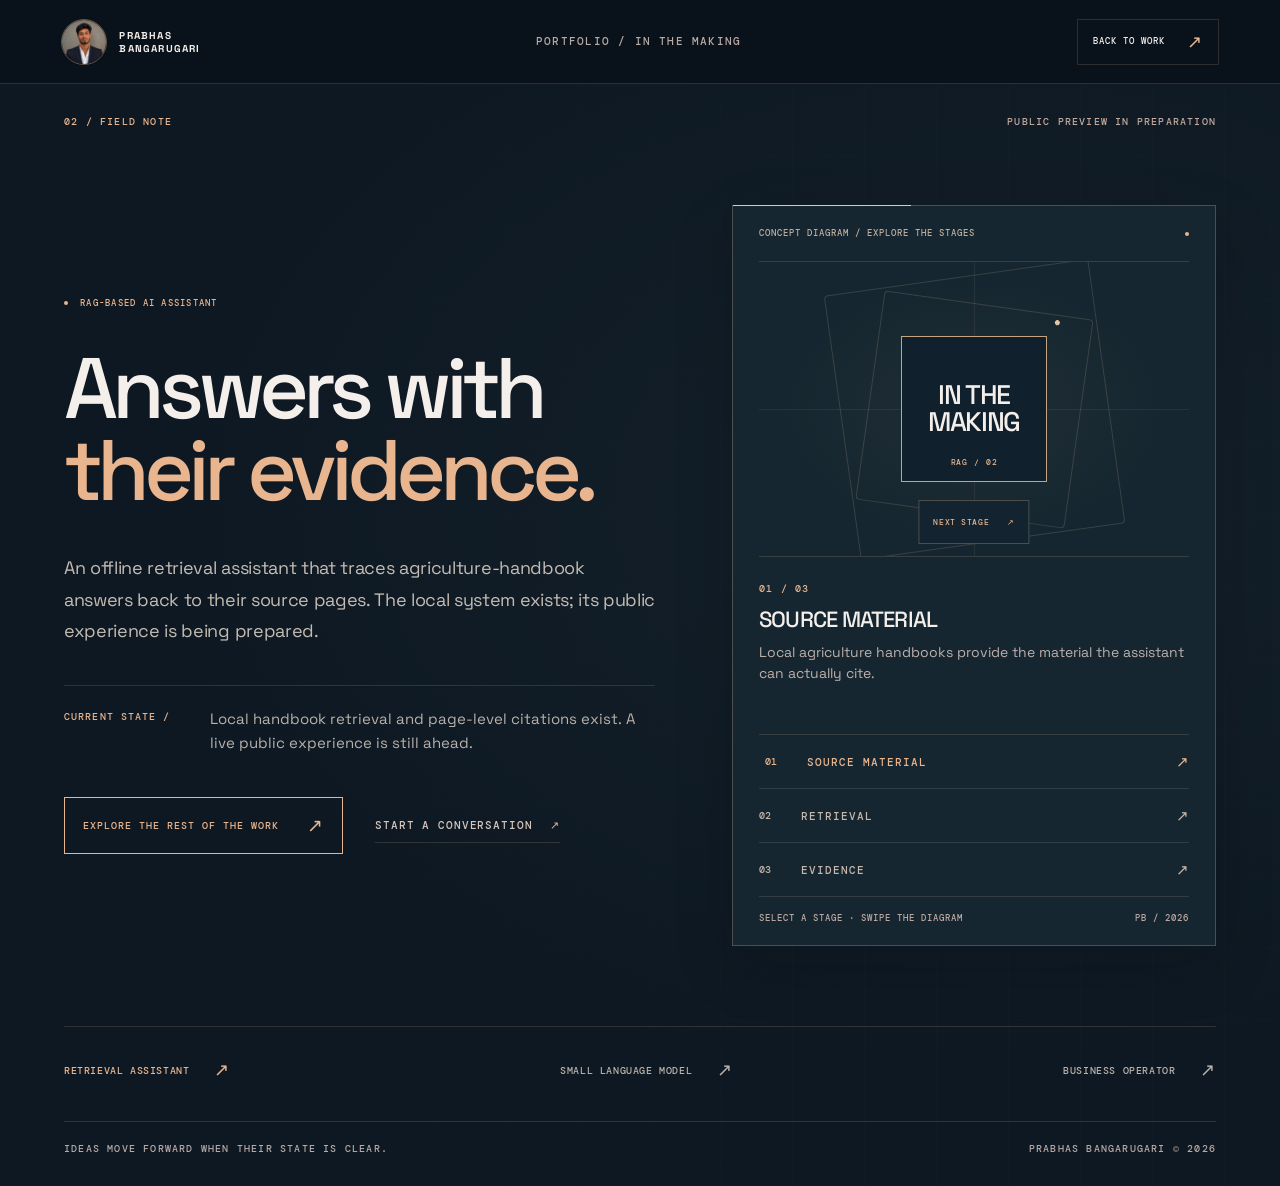
<file: preview-rag.html>
<!doctype html>
<html lang="en">
  <head>
    <meta charset="UTF-8" />
    <meta name="viewport" content="width=device-width, initial-scale=1" />
    <meta name="theme-color" content="#0b111b" />
    <meta name="description" content="An offline retrieval assistant that traces agriculture-handbook answers back to their source pages. The local system exists; its public experience is being prepared." />
    <title>RAG-BASED AI ASSISTANT — In the Making | Prabhas Bangarugari</title>
    <meta property="og:type" content="website" />
    <meta property="og:title" content="RAG-BASED AI ASSISTANT — In the Making" />
    <meta property="og:description" content="An offline retrieval assistant that traces agriculture-handbook answers back to their source pages. The local system exists; its public experience is being prepared." />
    <meta property="og:image" content="assets/social-preview.png" />
    <meta name="twitter:card" content="summary_large_image" />
    <link rel="icon" href="assets/favicon.svg" type="image/svg+xml" />
    <link rel="stylesheet" href="assets/fonts.css" />
    <link rel="stylesheet" href="coming-soon.css?v=20261007-atelier" />
    <link rel="stylesheet" href="interactions.css?v=20261007-atelier" />
    <link rel="stylesheet" href="experience.css?v=20261007-atelier" />
    <link rel="stylesheet" href="atelier.css?v=20261007-atelier" />
    <script defer src="experience.js?v=20261007-atelier"></script>
    <script defer src="coming-soon.js?v=20261007-atelier"></script>
    <script defer src="interactions.js?v=20261007-atelier"></script>
  </head>
  <body data-project="rag">
    <a class="skip-link" href="#main">Skip to content</a>
    <header class="preview-header">
      <a class="preview-brand" href="index.html#top" aria-label="Prabhas Bangarugari, portfolio home">
        <span class="preview-brand__portrait"><img src="assets/prabhas-linkedin.jpg" alt="" width="46" height="46" /></span>
        <span>PRABHAS<br />BANGARUGARI</span>
      </a>
      <span class="preview-header__edition">PORTFOLIO / IN THE MAKING</span>
      <a class="preview-header__back" href="index.html#work">BACK TO WORK <span aria-hidden="true">↗</span></a>
    </header>

    <main id="main" class="preview-main">
      <div class="preview-main__grid" aria-hidden="true"></div>
      <div class="preview-shell">
        <div class="preview-topline"><span id="project-index">02 / FIELD NOTE</span><span id="project-phase">PUBLIC PREVIEW IN PREPARATION</span></div>
        <div class="preview-layout">
          <section class="preview-copy" aria-labelledby="preview-title">
            <p class="preview-kicker"><span class="preview-kicker__dot" aria-hidden="true"></span><span id="project-name">RAG-BASED AI ASSISTANT</span></p>
            <h1 id="preview-title">Answers with<br /><em>their evidence.</em></h1>
            <p class="preview-lead" id="project-lead">An offline retrieval assistant that traces agriculture-handbook answers back to their source pages. The local system exists; its public experience is being prepared.</p>
            <div class="preview-state"><span class="preview-state__label">CURRENT STATE /</span><span id="project-state">Local handbook retrieval and page-level citations exist. A live public experience is still ahead.</span></div>
            <div class="preview-actions">
              <a class="preview-button" href="index.html#work">EXPLORE THE REST OF THE WORK <span aria-hidden="true">↗</span></a>
              <a class="preview-textlink" href="https://www.linkedin.com/in/prabhas-bangarugari-35494232a" target="_blank" rel="noopener noreferrer">START A CONVERSATION <span aria-hidden="true">↗</span></a>
            </div>
          </section>

          <section class="preview-console" aria-label="Project progress explorer">
            <div class="preview-console__top"><span>CONCEPT DIAGRAM / EXPLORE THE STAGES</span><span class="preview-console__light" aria-hidden="true"></span></div>
            <div class="preview-console__visual">
              <div class="preview-console__orbit preview-console__orbit--outer" aria-hidden="true"></div>
              <div class="preview-console__orbit preview-console__orbit--inner" aria-hidden="true"></div>
              <div class="preview-console__cross preview-console__cross--horizontal" aria-hidden="true"></div>
              <div class="preview-console__cross preview-console__cross--vertical" aria-hidden="true"></div>
              <span class="preview-console__satellite" aria-hidden="true"></span>
              <div class="preview-console__core" aria-hidden="true"><span>IN THE<br />MAKING</span><small id="visual-code">RAG / 02</small></div>
              <button class="preview-console__explore" type="button" aria-controls="stage-readout">NEXT STAGE <span aria-hidden="true">↗</span></button>
            </div>
            <div class="preview-console__readout" id="stage-readout" role="status" aria-live="polite" aria-atomic="true"><span id="active-step-index">01 / 03</span><strong id="active-step-title">SOURCE MATERIAL</strong><p id="active-step-detail">Local agriculture handbooks provide the material the assistant can actually cite.</p></div>
            <div class="preview-console__phases" id="project-steps" aria-label="Explore project stages"><details class="preview-static-stage"><summary>01 / SOURCE MATERIAL</summary><p>Local agriculture handbooks provide the material the assistant can actually cite.</p></details><details class="preview-static-stage"><summary>02 / RETRIEVAL</summary><p>BM25-style ranking finds relevant passages without relying on a remote service.</p></details><details class="preview-static-stage"><summary>03 / EVIDENCE</summary><p>Page references let the reader trace an answer back to its source.</p></details></div>
            <div class="preview-console__foot"><span>SELECT A STAGE · SWIPE THE DIAGRAM</span><span>PB / 2026</span></div>
          </section>
        </div>
        <nav class="preview-project-nav" aria-label="Other work in progress"><a href="preview-rag.html">RETRIEVAL ASSISTANT <span aria-hidden="true">↗</span></a><a href="preview-slm.html">SMALL LANGUAGE MODEL <span aria-hidden="true">↗</span></a><a href="preview-business.html">BUSINESS OPERATOR <span aria-hidden="true">↗</span></a></nav>
        <div class="preview-bottomline"><span>IDEAS MOVE FORWARD WHEN THEIR STATE IS CLEAR.</span><span>PRABHAS BANGARUGARI © 2026</span></div>
      </div>
    </main>
  </body>
</html>
</file>
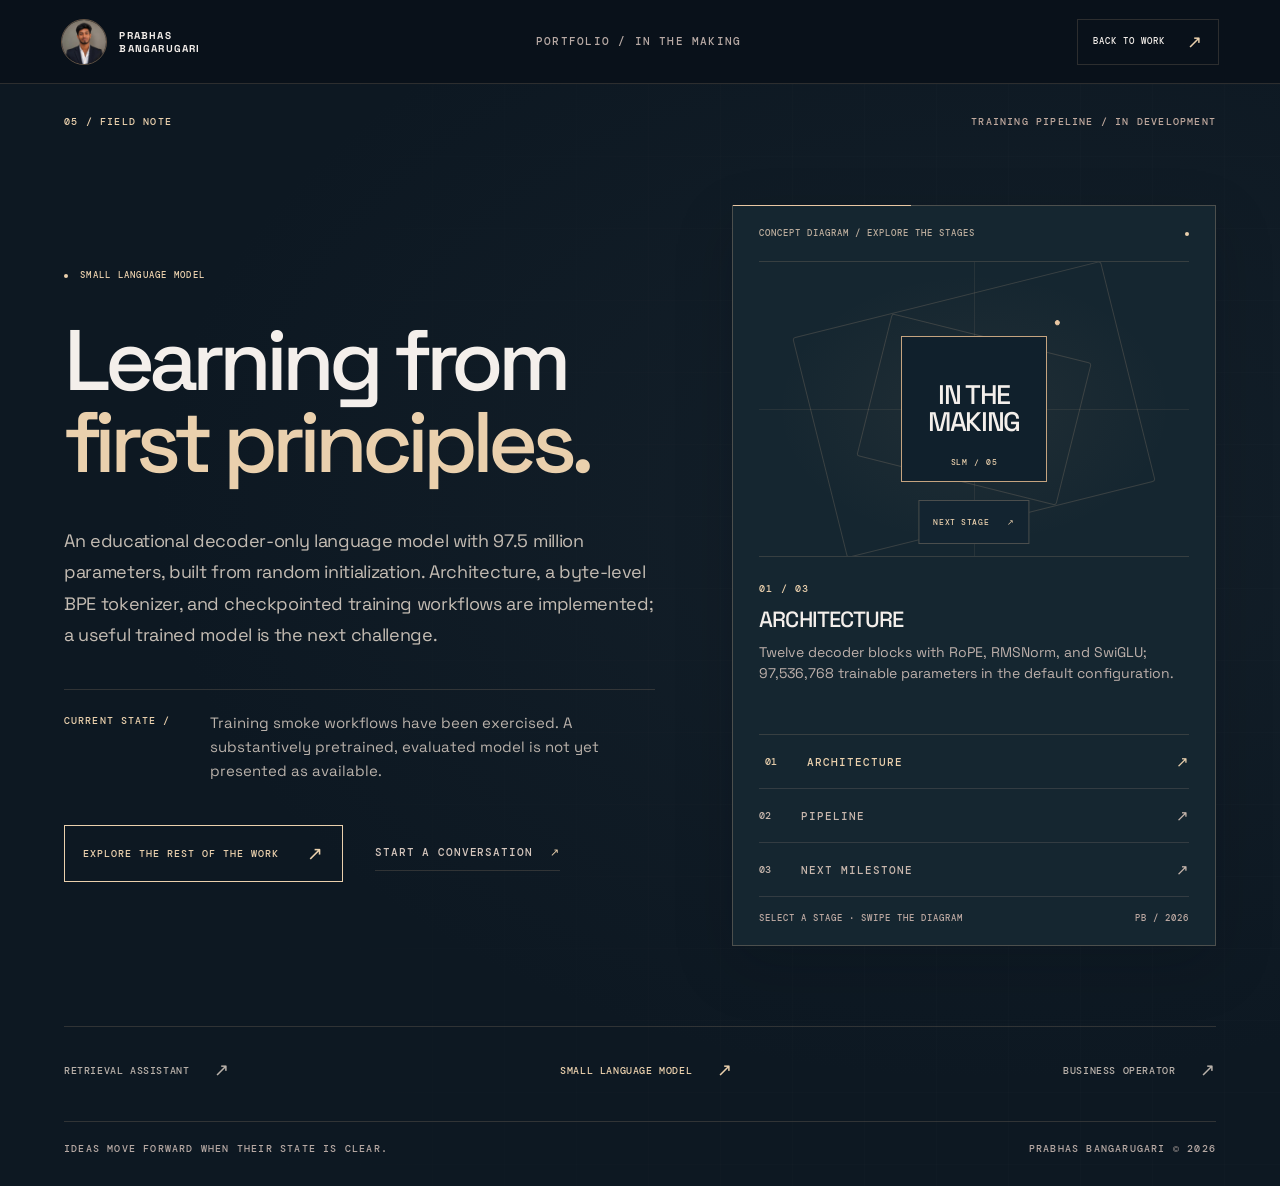
<file: preview-slm.html>
<!doctype html>
<html lang="en">
  <head>
    <meta charset="UTF-8" />
    <meta name="viewport" content="width=device-width, initial-scale=1" />
    <meta name="theme-color" content="#0b111b" />
    <meta name="description" content="An educational decoder-only language model with 97.5 million parameters, built from random initialization. Architecture, a byte-level BPE tokenizer, and checkpointed training workflows are implemented; a useful trained model is the next challenge." />
    <title>SMALL LANGUAGE MODEL — In the Making | Prabhas Bangarugari</title>
    <meta property="og:type" content="website" />
    <meta property="og:title" content="SMALL LANGUAGE MODEL — In the Making" />
    <meta property="og:description" content="An educational decoder-only language model with 97.5 million parameters, built from random initialization. Architecture, a byte-level BPE tokenizer, and checkpointed training workflows are implemented; a useful trained model is the next challenge." />
    <meta property="og:image" content="assets/social-preview.png" />
    <meta name="twitter:card" content="summary_large_image" />
    <link rel="icon" href="assets/favicon.svg" type="image/svg+xml" />
    <link rel="stylesheet" href="assets/fonts.css" />
    <link rel="stylesheet" href="coming-soon.css?v=20261007-atelier" />
    <link rel="stylesheet" href="interactions.css?v=20261007-atelier" />
    <link rel="stylesheet" href="experience.css?v=20261007-atelier" />
    <link rel="stylesheet" href="atelier.css?v=20261007-atelier" />
    <script defer src="experience.js?v=20261007-atelier"></script>
    <script defer src="coming-soon.js?v=20261007-atelier"></script>
    <script defer src="interactions.js?v=20261007-atelier"></script>
  </head>
  <body data-project="slm">
    <a class="skip-link" href="#main">Skip to content</a>
    <header class="preview-header">
      <a class="preview-brand" href="index.html#top" aria-label="Prabhas Bangarugari, portfolio home">
        <span class="preview-brand__portrait"><img src="assets/prabhas-linkedin.jpg" alt="" width="46" height="46" /></span>
        <span>PRABHAS<br />BANGARUGARI</span>
      </a>
      <span class="preview-header__edition">PORTFOLIO / IN THE MAKING</span>
      <a class="preview-header__back" href="index.html#work">BACK TO WORK <span aria-hidden="true">↗</span></a>
    </header>

    <main id="main" class="preview-main">
      <div class="preview-main__grid" aria-hidden="true"></div>
      <div class="preview-shell">
        <div class="preview-topline"><span id="project-index">05 / FIELD NOTE</span><span id="project-phase">TRAINING PIPELINE / IN DEVELOPMENT</span></div>
        <div class="preview-layout">
          <section class="preview-copy" aria-labelledby="preview-title">
            <p class="preview-kicker"><span class="preview-kicker__dot" aria-hidden="true"></span><span id="project-name">SMALL LANGUAGE MODEL</span></p>
            <h1 id="preview-title">Learning from<br /><em>first principles.</em></h1>
            <p class="preview-lead" id="project-lead">An educational decoder-only language model with 97.5 million parameters, built from random initialization. Architecture, a byte-level BPE tokenizer, and checkpointed training workflows are implemented; a useful trained model is the next challenge.</p>
            <div class="preview-state"><span class="preview-state__label">CURRENT STATE /</span><span id="project-state">Training smoke workflows have been exercised. A substantively pretrained, evaluated model is not yet presented as available.</span></div>
            <div class="preview-actions">
              <a class="preview-button" href="index.html#work">EXPLORE THE REST OF THE WORK <span aria-hidden="true">↗</span></a>
              <a class="preview-textlink" href="https://www.linkedin.com/in/prabhas-bangarugari-35494232a" target="_blank" rel="noopener noreferrer">START A CONVERSATION <span aria-hidden="true">↗</span></a>
            </div>
          </section>

          <section class="preview-console" aria-label="Project progress explorer">
            <div class="preview-console__top"><span>CONCEPT DIAGRAM / EXPLORE THE STAGES</span><span class="preview-console__light" aria-hidden="true"></span></div>
            <div class="preview-console__visual">
              <div class="preview-console__orbit preview-console__orbit--outer" aria-hidden="true"></div>
              <div class="preview-console__orbit preview-console__orbit--inner" aria-hidden="true"></div>
              <div class="preview-console__cross preview-console__cross--horizontal" aria-hidden="true"></div>
              <div class="preview-console__cross preview-console__cross--vertical" aria-hidden="true"></div>
              <span class="preview-console__satellite" aria-hidden="true"></span>
              <div class="preview-console__core" aria-hidden="true"><span>IN THE<br />MAKING</span><small id="visual-code">SLM / 05</small></div>
              <button class="preview-console__explore" type="button" aria-controls="stage-readout">NEXT STAGE <span aria-hidden="true">↗</span></button>
            </div>
            <div class="preview-console__readout" id="stage-readout" role="status" aria-live="polite" aria-atomic="true"><span id="active-step-index">01 / 03</span><strong id="active-step-title">ARCHITECTURE</strong><p id="active-step-detail">Twelve decoder blocks with RoPE, RMSNorm, and SwiGLU; 97,536,768 trainable parameters in the default configuration.</p></div>
            <div class="preview-console__phases" id="project-steps" aria-label="Explore project stages"><details class="preview-static-stage"><summary>01 / ARCHITECTURE</summary><p>Twelve decoder blocks with RoPE, RMSNorm, and SwiGLU; 97,536,768 trainable parameters in the default configuration.</p></details><details class="preview-static-stage"><summary>02 / PIPELINE</summary><p>A byte-level BPE tokenizer, streamed data, mixed precision, checkpoint/resume, and instruction-tuning workflows establish the route to training.</p></details><details class="preview-static-stage"><summary>03 / NEXT MILESTONE</summary><p>Meaningful pretraining and evaluation will determine what the model can really do.</p></details></div>
            <div class="preview-console__foot"><span>SELECT A STAGE · SWIPE THE DIAGRAM</span><span>PB / 2026</span></div>
          </section>
        </div>
        <nav class="preview-project-nav" aria-label="Other work in progress"><a href="preview-rag.html">RETRIEVAL ASSISTANT <span aria-hidden="true">↗</span></a><a href="preview-slm.html">SMALL LANGUAGE MODEL <span aria-hidden="true">↗</span></a><a href="preview-business.html">BUSINESS OPERATOR <span aria-hidden="true">↗</span></a></nav>
        <div class="preview-bottomline"><span>IDEAS MOVE FORWARD WHEN THEIR STATE IS CLEAR.</span><span>PRABHAS BANGARUGARI © 2026</span></div>
      </div>
    </main>
  </body>
</html>
</file>
<file: assets/fonts.css>
@font-face {
  font-family: 'DM Mono';
  font-style: normal;
  font-weight: 400;
  font-display: swap;
  src: url(fonts/portfolio-1.woff2) format('woff2');
  unicode-range: U+0000-00FF, U+0131, U+0152-0153, U+02BB-02BC, U+02C6, U+02DA, U+02DC, U+0304, U+0308, U+0329, U+2000-206F, U+20AC, U+2122, U+2191, U+2193, U+2212, U+2215, U+FEFF, U+FFFD;
}

@font-face {
  font-family: 'DM Mono';
  font-style: normal;
  font-weight: 500;
  font-display: swap;
  src: url(fonts/portfolio-2.woff2) format('woff2');
  unicode-range: U+0000-00FF, U+0131, U+0152-0153, U+02BB-02BC, U+02C6, U+02DA, U+02DC, U+0304, U+0308, U+0329, U+2000-206F, U+20AC, U+2122, U+2191, U+2193, U+2212, U+2215, U+FEFF, U+FFFD;
}

@font-face {
  font-family: 'Space Grotesk';
  font-style: normal;
  font-weight: 400;
  font-display: swap;
  src: url(fonts/portfolio-3.woff2) format('woff2');
  unicode-range: U+0000-00FF, U+0131, U+0152-0153, U+02BB-02BC, U+02C6, U+02DA, U+02DC, U+0304, U+0308, U+0329, U+2000-206F, U+20AC, U+2122, U+2191, U+2193, U+2212, U+2215, U+FEFF, U+FFFD;
}

@font-face {
  font-family: 'Space Grotesk';
  font-style: normal;
  font-weight: 500;
  font-display: swap;
  src: url(fonts/portfolio-3.woff2) format('woff2');
  unicode-range: U+0000-00FF, U+0131, U+0152-0153, U+02BB-02BC, U+02C6, U+02DA, U+02DC, U+0304, U+0308, U+0329, U+2000-206F, U+20AC, U+2122, U+2191, U+2193, U+2212, U+2215, U+FEFF, U+FFFD;
}

@font-face {
  font-family: 'Space Grotesk';
  font-style: normal;
  font-weight: 600;
  font-display: swap;
  src: url(fonts/portfolio-3.woff2) format('woff2');
  unicode-range: U+0000-00FF, U+0131, U+0152-0153, U+02BB-02BC, U+02C6, U+02DA, U+02DC, U+0304, U+0308, U+0329, U+2000-206F, U+20AC, U+2122, U+2191, U+2193, U+2212, U+2215, U+FEFF, U+FFFD;
}

@font-face {
  font-family: 'Space Grotesk';
  font-style: normal;
  font-weight: 700;
  font-display: swap;
  src: url(fonts/portfolio-3.woff2) format('woff2');
  unicode-range: U+0000-00FF, U+0131, U+0152-0153, U+02BB-02BC, U+02C6, U+02DA, U+02DC, U+0304, U+0308, U+0329, U+2000-206F, U+20AC, U+2122, U+2191, U+2193, U+2212, U+2215, U+FEFF, U+FFFD;
}
</file>
<file: styles.css>
:root {
  color-scheme: dark;
  --bg: #0b111b;
  --panel: #121e2b;
  --line: rgba(220, 187, 169, .22);
  --text: #f4efeb;
  --muted: #baaea9;
  --accent: #f2b58f;
  --mono: "DM Mono", monospace;
  --display: "Space Grotesk", Arial, sans-serif;
  --ease: cubic-bezier(.22, 1, .36, 1);
  --paper: #f0ebe5;
  --ink: #261d1b;
  --motion-short: 220ms;
  --motion-long: 480ms;
}
*, *::before, *::after { box-sizing: border-box; }
html { scroll-behavior: smooth; }
body { min-width: 320px; margin: 0; background: var(--bg); color: var(--text); font: 16px/1.5 var(--display); -webkit-font-smoothing: antialiased; }
body.viewer-open { overflow: hidden; }
.error-page { background: radial-gradient(ellipse at 85% 20%, #263448, transparent 65%), var(--bg); }
.error-page__inner { display: flex; flex-direction: column; align-items: flex-start; justify-content: center; min-height: 100svh; padding-block: 60px; }
.error-page__brand { margin-bottom: 70px; color: var(--muted); font: 500 10px/1.5 var(--mono); letter-spacing: .12em; }
.error-page h1 { margin: 24px 0; font-size: clamp(48px,7vw,104px); font-weight: 500; line-height: 1.04; letter-spacing: -.065em; }
.error-page h1 em { font-style: normal; color: var(--accent); }
.error-page__inner > p:not(.eyebrow) { max-width: 490px; margin: 0 0 34px; color: var(--muted); font-size: 17px; }
.error-page .text-link { margin-top: 18px; }
button, a { -webkit-tap-highlight-color: transparent; }
button { font: inherit; }
a { color: inherit; text-decoration: none; }
img { display: block; max-width: 100%; }
[hidden] { display: none !important; }
::selection { background: var(--accent); color: var(--bg); }
:focus-visible { outline: 2px solid var(--accent); outline-offset: 4px; }
#work, #approach, #about, #contact, .project { scroll-margin-top: 110px; }
section[tabindex="-1"]:focus { outline: none; }
.container { width: min(1600px, calc(100% - clamp(48px, 10vw, 192px))); margin-inline: auto; }
.eyebrow { margin: 0; color: var(--accent); font: 500 11px/1.5 var(--mono); letter-spacing: .15em; text-transform: uppercase; }
.glass { background: rgba(245, 220, 204, .045); border: 1px solid var(--line); backdrop-filter: blur(12px); -webkit-backdrop-filter: blur(12px); }
.skip-link { position: fixed; z-index: 100; top: -80px; left: 24px; padding: 12px 17px; background: var(--accent); color: var(--bg); }
.skip-link:focus { top: 12px; }
.scroll-progress { position: fixed; z-index: 90; top: 0; left: 0; width: 100%; height: 2px; pointer-events: none; }
.scroll-progress span { display: block; width: 100%; height: 100%; background: var(--accent); transform: scaleX(0); transform-origin: left; }
.site-header { position: sticky; top: 0; z-index: 50; height: 82px; border-bottom: 1px solid var(--line); background: rgba(10, 17, 27, .95); }
.nav-shell { width: min(1920px, 100%); height: 100%; margin: auto; padding: 0 clamp(24px, 5vw, 96px); display: flex; align-items: center; justify-content: space-between; gap: 32px; background: transparent; border: 0; box-shadow: none; backdrop-filter: none; }
.brand { display: inline-flex; align-items: center; gap: 13px; white-space: nowrap; line-height: 1; }
.brand__mark { display: block; flex: none; width: 46px; height: 46px; overflow: hidden; border: 1px solid var(--accent); background: #292c32; }
.brand__mark img { width: 100%; height: 100%; object-fit: cover; object-position: center 38%; }
.brand__name { max-width: 100px; white-space: normal; font: 700 10px/1.3 var(--display); letter-spacing: .13em; }
.desktop-nav { display: flex; align-items: center; gap: clamp(24px, 3.5vw, 52px); margin-left: auto; }
.desktop-nav a, .nav-action { font: 500 11px/1.3 var(--mono); letter-spacing: .15em; text-transform: uppercase; }
.desktop-nav a { padding: 18px 0; color: #d6c8c0; transition: color .2s; }
.desktop-nav a:hover, .desktop-nav a.is-active { color: var(--accent); }
.nav-action { display: inline-flex; align-items: center; justify-content: space-between; gap: 25px; min-width: 148px; padding: 14px 17px; border: 1px solid #946b58; border-radius: 3px; background: linear-gradient(var(--accent), var(--accent)) left / 0 100% no-repeat; transition: background-size .48s var(--ease), color .25s; }
.nav-action:hover, .nav-action:focus-visible { background-size: 100% 100%; color: var(--bg); }
.nav-action span { font: 20px/1 var(--display); color: var(--accent); transition: transform .48s var(--ease), color .25s; }
.nav-action:hover span, .nav-action:focus-visible span { color: var(--bg); transform: translate(3px, -3px); }
.site-header.is-scrolled { box-shadow: 0 8px 28px rgba(3, 8, 14, .24); }
.menu-toggle, .mobile-menu { display: none; }
.hero { position: relative; overflow: hidden; background: radial-gradient(ellipse at 88% 28%, rgba(132, 77, 215, .22), transparent 46%), radial-gradient(ellipse at 76% 78%, rgba(61, 120, 205, .18), transparent 45%), radial-gradient(ellipse at 42% 95%, rgba(207, 85, 117, .10), transparent 44%), radial-gradient(ellipse at 8% 8%, rgba(234, 155, 87, .09), transparent 40%), #0d1722; }
.hero::before { content: ""; position: absolute; inset: 0; pointer-events: none; background: linear-gradient(90deg, transparent 49.95%, rgba(242, 181, 143, .04) 50%, transparent 50.05%); background-size: 15vw 100%; }
.hero::after { content: ""; position: absolute; z-index: 0; top: 8%; right: -12%; width: min(66vw, 920px); aspect-ratio: 1; pointer-events: none; background: radial-gradient(ellipse, rgba(150, 109, 245, .10), rgba(92, 166, 239, .08) 34%, rgba(232, 121, 143, .05) 52%, transparent 72%); }
.hero__field { position: absolute; inset: 0; display: block; width: 100%; height: 100%; pointer-events: none; opacity: 1; }
.hero__field[data-entrance="pending"] { opacity: 0; }
.hero__field[data-entrance="playing"] { animation: field-arrival 5s cubic-bezier(.4, 0, .2, 1) .2s both; }
@keyframes field-arrival { from { opacity: 0; } to { opacity: 1; } }
.hero__content { position: relative; z-index: 1; min-height: 705px; padding-top: 37px; padding-bottom: 68px; display: flex; flex-direction: column; }
.hero__topline { display: flex; justify-content: space-between; color: #d9cbc3; font: 500 11px/1.3 var(--mono); letter-spacing: .15em; }
.signal-dot { display: inline-block; width: 6px; height: 6px; margin: 0 10px 2px 0; border-radius: 50%; background: var(--accent); box-shadow: 0 0 13px var(--accent); }
.hero__stage { position: relative; display: grid; grid-template-columns: minmax(0, 1.18fr) minmax(320px, .82fr); align-items: center; gap: 54px clamp(32px, 5.2vw, 96px); flex: 1; padding-top: 76px; }
.hero__copy { min-width: 0; }
.hero__eyebrow { margin-bottom: 28px; }
.hero__eyebrow span { padding-inline: 7px; color: #a27662; }
.hero h1 { margin: 0; font-size: clamp(68px, 7.2vw, 124px); font-weight: 600; line-height: .92; letter-spacing: -.085em; }
.hero h1 > span { display: block; white-space: nowrap; }
.hero__period { color: var(--accent); }
.hero h1 em, .section-heading h2 em, .about h2 em, .contact h2 em { color: var(--accent); font-style: normal; }
.hero__statement { display: grid; grid-template-columns: 132px minmax(0, 1fr); gap: 22px; max-width: 720px; margin-top: 46px; padding-top: 22px; border-top: 1px solid #70584f; }
.hero__statement-index { padding-top: 7px; color: var(--accent); font: 500 10px/1.4 var(--mono); letter-spacing: .1em; }
.hero__statement p { margin: 0; font-size: clamp(25px, 2.45vw, 39px); line-height: 1.17; letter-spacing: -.05em; }
.hero__statement p em { color: var(--accent); font-style: normal; }
.hero__statement div > span { display: block; max-width: 430px; margin-top: 18px; color: #c9b8af; font-size: 16px; line-height: 1.55; }
.hero__actions { margin: 28px 0 0 154px; }
.hero__portrait { width: min(100%, 420px); aspect-ratio: 4 / 5; min-width: 0; margin: 0; justify-self: center; pointer-events: none; }
.hero__portrait-note { position: absolute; right: 0; top: 46px; display: flex; justify-content: space-between; width: min(100%, 420px); margin: 0; color: #c6b4ab; font: 500 9px/1.5 var(--mono); letter-spacing: .12em; pointer-events: none; }
.hero__portrait-note span:last-child { color: var(--accent); }
.hero__index { grid-column: 1 / -1; display: grid; grid-template-columns: repeat(4, minmax(0, 1fr)); min-width: 0; padding: 0 18px 12px; border: 1px solid #70584f; background: rgba(13, 23, 34, .88); }
.hero__index-top, .hero__index-foot { display: flex; justify-content: space-between; gap: 16px; color: var(--accent); font: 500 10px/1.4 var(--mono); letter-spacing: .12em; }
.hero__index-top { grid-column: 1 / -1; padding: 15px 0; }
.hero__index-foot { grid-column: 1 / -1; padding-top: 12px; border-top: 1px solid #70584f; color: #a9958c; }
.hero__index a { display: grid; grid-template-columns: 26px minmax(0, 1fr) 18px; align-items: center; gap: 10px; min-height: 102px; padding: 17px 14px; border-top: 1px solid #54483f; background: linear-gradient(rgba(242, 181, 143, .09), rgba(242, 181, 143, .09)) left / 0 100% no-repeat; transition: color .25s, background-size .48s var(--ease); }
.hero__index a + a { border-left: 1px solid #54483f; }
.hero__index a:hover, .hero__index a:focus-visible { color: var(--accent); background-size: 100% 100%; }
.hero__index-number, .hero__index-arrow { align-self: start; color: var(--accent); font: 500 11px/1.5 var(--mono); }
.hero__index a strong { display: block; font-size: clamp(18px, 1.55vw, 24px); font-weight: 500; line-height: 1.15; letter-spacing: -.05em; transition: transform .4s var(--ease); }
.hero__index a:hover strong, .hero__index a:focus-visible strong { transform: translateX(4px); }
.hero__index a small { display: block; margin-top: 8px; color: #a9958c; font: 500 9px/1.4 var(--mono); letter-spacing: .12em; }
.hero__index-arrow { justify-self: end; font-size: 20px; transition: transform .4s var(--ease); }
.hero__index a:hover .hero__index-arrow, .hero__index a:focus-visible .hero__index-arrow { transform: translate(3px, -3px); }
.button { --button-fill: var(--accent); --button-hover-text: var(--bg); display: inline-flex; align-items: center; justify-content: space-between; gap: 30px; min-height: 54px; padding: 14px 19px; border: 1px solid #b77d61; border-radius: 3px; background-image: linear-gradient(var(--button-fill), var(--button-fill)); background-position: left; background-size: 0 100%; background-repeat: no-repeat; font: 500 12px/1.2 var(--mono); letter-spacing: .07em; text-transform: uppercase; transition: background-size .48s var(--ease), color .25s, transform .35s var(--ease), box-shadow .35s var(--ease); }
.button:hover, .button:focus-visible { color: var(--button-hover-text); background-size: 100% 100%; }
.button:hover, .button:focus-visible { transform: translateY(-2px); box-shadow: 0 10px 26px rgba(7, 13, 20, .2); }
.button:active, .nav-action:active { transform: translateY(0) scale(.985); }
.button > span { display: inline-block; transition: transform .48s var(--ease); }
.button:hover > span, .button:focus-visible > span { transform: translate(4px, -3px); }
.button--light { color: var(--accent); background-color: rgba(242, 181, 143, .035); }
.button--glass { background-color: transparent; }
.section { position: relative; }
.work { padding: 126px 0 135px; background: #101824; }
.section-glow { display: none; }
.section-heading { display: flex; justify-content: space-between; align-items: flex-end; gap: 50px; margin-bottom: 57px; }
.section-heading .eyebrow { margin-bottom: 22px; }
.section-heading h2, .about h2, .contact h2 { margin: 0; font-size: clamp(52px, 5.5vw, 96px); font-weight: 500; line-height: 1.02; letter-spacing: -.067em; }
.section-heading > p { max-width: 360px; margin: 0 0 8px; color: var(--muted); font-size: 17px; line-height: 1.65; }

.project-grid { display: grid; grid-template-columns: repeat(2, minmax(0, 1fr)); gap: 36px 28px; align-items: start; }
.project { min-width: 0; border: 1px solid #34404c; background: var(--panel); transition: border-color var(--motion-long) var(--ease); }
.project:has(.project-card:hover), .project:focus-within { border-color: #b1876e; }
.project--feature { grid-column: 1 / -1; }
.project-card { position: relative; display: flex; flex-direction: column; overflow: hidden; }
.project--feature .project-card { display: grid; grid-template-columns: minmax(0, 1.15fr) minmax(0, 1fr); }
.project--reverse .project-card { grid-template-columns: minmax(0, 1fr) minmax(0, 1.15fr); }
.project--reverse .project-card__visual { order: 2; }
.project-card__visual { position: relative; display: block; height: 330px; overflow: hidden; background: #0a1520; }
.project--feature .project-card__visual { height: 100%; min-height: 550px; }
.project-card__visual::after { content: ""; position: absolute; inset: 0; pointer-events: none; background: linear-gradient(180deg, rgba(3,8,14,.2), transparent 40%, rgba(3,8,14,.65)); }
.project-card__art { width: 100%; height: 100%; object-fit: cover; transition: transform .85s var(--ease); }
.project--feature .project-card__art { position: absolute; inset: 0; }
.project-card:hover .project-card__art, .project-card:focus-visible .project-card__art { transform: scale(1.035); }
.project-card__topline { position: absolute; z-index: 2; top: 24px; left: 24px; display: flex; gap: 12px; color: #fff2e9; font: 500 10px/1.5 var(--mono); letter-spacing: .12em; text-shadow: 0 1px 12px #000; }
.project-card__topline > span { color: #ffc5a0; }
.project-card__signal { position: absolute; z-index: 2; bottom: 23px; left: 24px; display: flex; gap: 14px; color: #f7eee7; font: 500 10px/1.5 var(--mono); letter-spacing: .08em; text-shadow: 0 1px 12px #000; }
.project-card__signal > span { color: #ffcca8; }
.product-window { position: absolute; z-index: 2; right: 24px; bottom: 64px; display: block; width: calc(100% - 48px); height: 58%; padding-top: 28px; border: 1px solid #82909a; border-radius: 5px; overflow: hidden; background: #0e1721; box-shadow: 0 28px 55px rgba(0,0,0,.5); transition: transform .65s var(--ease); }
.project-card:hover .product-window, .project-card:focus-visible .product-window { transform: translateY(-4px); }
.product-window__bar { position: absolute; top: 0; left: 0; display: flex; align-items: center; gap: 5px; width: 100%; height: 28px; padding: 0 11px; background: #1b2c37; color: #e5d7cf; font: 500 9px/1 var(--mono); letter-spacing: .06em; }
.product-window__bar i { width: 4px; height: 4px; border-radius: 50%; background: #917b6f; }
.product-window__bar > span { margin-left: 9px; }
.product-window img { width: 100%; height: 100%; object-fit: cover; object-position: top left; }
.project-card__body { position: relative; display: flex; flex-direction: column; flex: 1; min-height: 420px; padding: 34px 32px 30px; }
.project--feature .project-card__body { min-height: 550px; padding: clamp(30px, 3.3vw, 56px); }
.project-card__meta { display: block; margin-bottom: 19px; color: var(--accent); font: 500 10px/1.65 var(--mono); letter-spacing: .1em; }
.project-card__title { display: block; margin: 0; font-size: clamp(28px, 2.6vw, 44px); font-weight: 500; line-height: 1.1; letter-spacing: -.05em; }
.project-card__headline { display: block; margin-top: 20px; color: #e7d5c8; font-size: clamp(22px, 2vw, 32px); line-height: 1.18; letter-spacing: -.04em; }
.project-card__description { display: block; margin-top: 21px; color: #c5b9b3; font-size: 16px; line-height: 1.65; }
.project-card__tags { display: flex; flex-wrap: wrap; gap: 7px; margin-top: 23px; }
.project-card__tags > span { padding: 5px 9px; border: 1px solid #4a4a4e; color: #c6b6ac; font: 400 10px/1.4 var(--mono); }
.project-card__proof { display: flex; align-items: center; gap: 9px; margin-top: 24px; color: #bca99e; font: 400 9px/1.6 var(--mono); letter-spacing: .05em; }
.status-dot { width: 5px; height: 5px; flex: none; background: var(--accent); border-radius: 50%; }
.project-card__destination { display: flex; justify-content: space-between; gap: 16px; margin-top: auto; padding-top: 27px; color: var(--accent); font: 500 11px/1.4 var(--mono); letter-spacing: .08em; }
.project-card__destination > span { font-size: 21px; line-height: .8; transition: transform var(--motion-long) var(--ease); }
.project-card:hover .project-card__destination > span, .project-card:focus-visible .project-card__destination > span { transform: translate(4px,-4px); }
.project-notes { border-top: 1px solid #34404c; }
.project-notes summary { display: flex; align-items: center; justify-content: space-between; gap: 16px; min-height: 61px; padding: 17px 28px; list-style: none; cursor: pointer; color: #cdb9ac; font: 500 10px/1.6 var(--mono); letter-spacing: .07em; transition: color var(--motion-short), background var(--motion-short); }
.project-notes summary::-webkit-details-marker { display: none; }
.project-notes summary:hover, .project-notes summary:focus-visible, .project-notes[open] summary { color: var(--accent); background: rgba(242,181,143,.04); }
.project-notes__hint { margin-left: 13px; color: #9e9897; font-weight: 400; letter-spacing: 0; }
.project-notes__plus { font-size: 23px; line-height: 1; transition: transform var(--motion-long) var(--ease); }
.project-notes[open] .project-notes__plus { transform: rotate(45deg); }
.project-notes__content { padding: 11px 28px 30px; }
.project-notes__grid { display: grid; gap: 22px; }
.project--feature .project-notes__grid { grid-template-columns: repeat(3,minmax(0,1fr)); gap: 30px; }
.project-notes h4 { margin: 0 0 10px; color: var(--accent); font: 500 10px/1.5 var(--mono); letter-spacing: .09em; }
.project-notes p { margin: 0; color: #bfb4ae; font-size: 15px; line-height: 1.65; }
.project-notes__links { display: flex; flex-wrap: wrap; gap: 12px 28px; margin-top: 18px; }
.project-notes__links:empty { display: none; }
.text-link { display: inline-flex; justify-content: space-between; align-items: center; gap: 20px; min-height: 44px; border-bottom: 1px solid #796357; color: var(--accent); font: 500 10px/1.5 var(--mono); letter-spacing: .08em; }
.text-link > span { font-size: 19px; transition: transform var(--motion-long) var(--ease); }
.text-link:hover > span, .text-link:focus-visible > span { transform: translate(3px,-3px); }
.interface-viewer { width: min(1380px,calc(100% - 40px)); max-height: calc(100svh - 40px); padding: 0; border: 1px solid #80695b; background: var(--bg); color: var(--text); box-shadow: 0 30px 100px #000; }
.interface-viewer::backdrop { background: rgba(4,9,17,.88); backdrop-filter: blur(6px); }
.interface-viewer__bar { display: flex; justify-content: space-between; align-items: center; gap: 20px; padding: 16px 22px; border-bottom: 1px solid var(--line); }
.interface-viewer h2 { margin: 0; font-size: 18px; font-weight: 500; letter-spacing: -.02em; }
.interface-viewer__close { display: inline-flex; align-items: center; gap: 14px; min-height: 44px; padding: 8px 12px; border: 1px solid var(--line); background: transparent; color: var(--accent); font: 500 10px var(--mono); cursor: pointer; }
.interface-viewer__close > span { font-size: 24px; }
.interface-viewer__image { max-height: calc(100svh - 170px); overflow: auto; }
.interface-viewer img { width: 100%; height: auto; }
.interface-viewer > p { margin: 14px 22px; color: var(--muted); font-size: 13px; }
.approach { padding: 116px 0 126px; background: var(--paper); color: var(--ink); }
.approach .eyebrow { color: #965038; }
.approach__intro h2 { max-width: 1100px; margin: 24px 0 63px; font-size: clamp(58px, 6.2vw, 110px); font-weight: 500; line-height: .99; letter-spacing: -.074em; }
.approach__intro h2 em { color: #a45439; font-style: normal; }
.approach__principles { display: grid; grid-template-columns: repeat(3, minmax(0, 1fr)); border-top: 1px solid #b8aaa1; }
.approach__principle { min-height: 290px; padding: 32px clamp(22px, 3.2vw, 52px) 20px 0; }
.approach__principle + .approach__principle { padding-left: clamp(22px, 3.2vw, 52px); border-left: 1px solid #b8aaa1; }
.approach__number { color: #9d5035; font: 500 11px/1.3 var(--mono); letter-spacing: .11em; }
.approach__principle h3 { margin: 37px 0 15px; font-size: clamp(27px, 2.55vw, 42px); font-weight: 600; line-height: 1.1; letter-spacing: -.055em; }
.approach__principle p { max-width: 355px; margin: 0; color: #625650; font-size: 16px; line-height: 1.65; }
.about { padding: 102px 0 88px; background: #142536; }
.about__masthead { display: flex; justify-content: space-between; gap: 25px; padding-bottom: 20px; border-bottom: 1px solid #78635b; }
.about__masthead > span { color: #c2ada2; font: 500 11px/1.5 var(--mono); letter-spacing: .1em; }
.about__story { display: grid; grid-template-columns: minmax(0, 1.25fr) minmax(320px, .75fr); gap: clamp(36px, 6vw, 100px); padding: 55px 0 77px; }
.about h2 { max-width: 900px; font-size: clamp(60px, 6.2vw, 108px); line-height: .99; }
.about__body { align-self: end; padding-bottom: 3px; }
.about__body p { max-width: 560px; margin: 0 0 18px; color: #cec0b8; font-size: 16px; line-height: 1.65; }
.about__body p:last-child { margin-bottom: 0; }
.about__body .about__lead { margin-bottom: 26px; color: #f4ece6; font-size: clamp(22px, 2vw, 30px); line-height: 1.35; letter-spacing: -.035em; }
.about__signature { display: flex; justify-content: space-between; gap: 20px; padding: 20px 0; border-top: 1px solid #78635b; border-bottom: 1px solid #78635b; color: var(--accent); font: 500 10px/1.4 var(--mono); letter-spacing: .12em; }
.about__signature span:last-child { color: #c8b2a7; }
.roadmap { display: grid; grid-template-columns: repeat(3, minmax(0, 1fr)); gap: 0; margin-top: 72px; border-top: 1px solid #725b54; }
.roadmap__item { position: relative; display: block; min-height: 130px; padding: 24px 30px 16px 0; background: transparent; }
.roadmap__item + .roadmap__item { padding-left: 30px; border-left: 1px solid #725b54; }
.roadmap__item span { color: var(--accent); font: 500 11px/1 var(--mono); letter-spacing: .15em; }
.roadmap__item p { max-width: 340px; margin: 24px 0 0; color: #e4d8d0; font-size: 17px; line-height: 1.4; letter-spacing: -.02em; }
.roadmap__item--link { transition: background .3s var(--ease), padding-left .3s var(--ease); }
.roadmap__item--link:hover, .roadmap__item--link:focus-visible { background: rgba(242, 181, 143, .06); }
.roadmap__item .roadmap__arrow { position: absolute; top: 22px; right: 24px; font-size: 20px; transition: transform .3s var(--ease); }
.roadmap__item--link:hover .roadmap__arrow, .roadmap__item--link:focus-visible .roadmap__arrow { transform: translate(4px, -4px); }
.contact { min-height: 570px; padding: 110px 0 27px; background: #efb997; color: #261a18; }
.contact__inner { display: flex; flex-direction: column; align-items: flex-start; }
.contact .eyebrow { color: #6f3b2b; }
.contact h2 { margin: 22px 0 26px; font-size: clamp(66px, 7.3vw, 125px); }
.contact h2 em { color: #914e39; }
.contact__lead { max-width: 540px; margin: 0 0 34px; color: #613d31; font-size: 19px; line-height: 1.55; }
.footer-year { margin-left: 16px; }
.contact__footer a { display: inline-flex; align-items: center; min-height: 44px; }
.contact__action { --button-fill: #261a18; --button-hover-text: #efb997; min-width: 240px; max-width: 100%; border: 1px solid #704333; color: #261a18; }
.contact__footer { display: flex; align-items: center; justify-content: space-between; align-self: stretch; gap: 24px; margin-top: 100px; padding-top: 26px; border-top: 1px solid rgba(75, 41, 30, .38); color: #694233; font: 500 11px/1.4 var(--mono); letter-spacing: .1em; }
.contact__socials { display: flex; flex-wrap: wrap; align-items: center; gap: 12px 30px; }
.contact__footer a:hover { color: #261a18; }
.contact__mobile-break { display: none; }
.js .reveal { opacity: 0; transform: translateY(16px); transition: opacity .65s var(--ease) var(--reveal-delay, 0ms), transform .65s var(--ease) var(--reveal-delay, 0ms); }
.js .reveal.is-visible { opacity: 1; filter: blur(0); transform: translateY(0); }
.hero__topline, .hero__eyebrow, .hero h1 > span, .hero__statement, .hero__actions, .hero__index { animation: hero-arrive 3s cubic-bezier(.22, .61, .36, 1) both; }
.hero__topline { animation-delay: .08s; }
.hero__eyebrow { animation-delay: .1s; }
.hero h1 > span:first-child { animation-delay: 0s; }
.hero h1 > span:last-child { animation-delay: .15s; }
.hero__statement { animation-delay: .35s; }
.hero__actions { animation-delay: .5s; }
.hero__index { animation-delay: .6s; }
.hero__index a { animation: index-arrive 2.8s cubic-bezier(.22, .61, .36, 1) both; }
.hero__index a:nth-of-type(1) { animation-delay: .54s; }
.hero__index a:nth-of-type(2) { animation-delay: .63s; }
.hero__index a:nth-of-type(3) { animation-delay: .72s; }
.hero__index a:nth-of-type(4) { animation-delay: .81s; }
@keyframes hero-arrive { from { opacity: 0; } to { opacity: 1; } }
@keyframes index-arrive { from { opacity: 0; } to { opacity: 1; } }
@keyframes hero-atmosphere { from { transform: translate3d(2%, -2%, 0) scale(.92); opacity: .62; } to { transform: translate3d(-5%, 5%, 0) scale(1.08); opacity: 1; } }
@media (max-width: 1100px) {
  .hero__stage { grid-template-columns: minmax(0, 1.1fr) minmax(270px, .9fr); gap: 25px; }
  .hero h1 { font-size: clamp(54px, 6.9vw, 82px); }
  .hero__index a { min-height: 84px; }
  .hero__index { grid-template-columns: repeat(2, minmax(0, 1fr)); }
  .hero__index a:nth-of-type(3) { border-left: 0; }
  .hero__portrait { width: min(100%, 380px); }
  .project-card__visual { height: 350px; }
  .project-card__title { font-size: 31px; }
  .project-card__body { min-height: 365px; }
  .approach__principle { min-height: 285px; }
  .about__story { grid-template-columns: minmax(0, 1fr) minmax(280px, .9fr); gap: 40px; }
  .about h2 { font-size: clamp(58px, 6vw, 76px); }
}
@media (max-width: 760px) {
  .container { width: calc(100% - 48px); }
  .site-header { height: 70px; }
  .nav-shell { padding: 0 24px; }
  .desktop-nav, .nav-action { display: none; }
  .menu-toggle { display: flex; flex-direction: column; justify-content: center; gap: 6px; width: 44px; height: 44px; margin-left: auto; padding: 11px; border: 1px solid #9a715d; border-radius: 50%; background: transparent; color: var(--accent); cursor: pointer; }
  .menu-toggle span { width: 100%; height: 1px; background: currentColor; }
  .mobile-menu { position: absolute; top: 70px; left: 0; right: 0; z-index: 40; display: flex; flex-direction: column; padding: 18px 24px; border: 0; border-bottom: 1px solid #84665a; background: #142536; }
  .mobile-menu a { display: flex; justify-content: space-between; padding: 15px 0; border-bottom: 1px solid #5b4a46; font: 500 12px var(--mono); letter-spacing: .1em; text-transform: uppercase; }
  .mobile-menu a:last-child { border: 0; }
  .hero__content { min-height: 0; padding: 28px 0 54px; }
  .hero__topline { font-size: 10px; }
  .hero__stage { grid-template-columns: 1fr; gap: 56px; padding-top: 82px; }
  .hero__portrait { width: min(100%, 380px); }
  .hero h1 { font-size: clamp(52px, 10vw, 80px); }
  .hero__statement { max-width: 610px; }
  .hero__index { width: 100%; }
  .hero__field { opacity: 1; }
  .work { padding: 88px 0 95px; }
  .section-heading { display: block; margin-bottom: 45px; }
  .section-heading h2 { font-size: clamp(48px, 9vw, 72px); }
  .section-heading > p { max-width: 550px; margin-top: 23px; font-size: 16px; }
  .project-grid { grid-template-columns: 1fr; gap: 18px; }
  .project-card__visual { height: clamp(330px, 64vw, 440px); }
  .project-card__body { min-height: 330px; padding: 25px 26px 31px; }
  .project-card__title { font-size: clamp(29px, 5vw, 38px); }
  .approach { padding: 88px 0 92px; }
  .approach__intro h2 { margin-bottom: 48px; font-size: clamp(51px, 8vw, 75px); }
  .approach__principles { grid-template-columns: 1fr; }
  .approach__principle { min-height: 0; padding: 27px 0 31px; border-bottom: 1px solid #b8aaa1; }
  .approach__principle + .approach__principle { padding-left: 0; border-left: 0; }
  .approach__principle h3 { margin: 20px 0 12px; }
  .approach__principle p { max-width: 550px; }
  .about { padding: 88px 0; }
  .about__story { grid-template-columns: 1fr; gap: 38px; padding: 45px 0 55px; }
  .about h2 { font-size: clamp(56px, 8.5vw, 79px); }
  .about__body { max-width: 650px; }
  .about__signature { flex-direction: column; gap: 9px; }
  .roadmap { grid-template-columns: 1fr; margin-top: 54px; }
  .roadmap__item { min-height: 100px; padding: 22px 0; border-bottom: 1px solid #725b54; }
  .roadmap__item + .roadmap__item { padding-left: 0; border-left: 0; }
  .roadmap__item p { margin-top: 13px; font-size: 17px; }
  .contact { min-height: 510px; padding-top: 90px; }
  .contact h2 { font-size: clamp(58px, 9vw, 80px); }
}
@media (max-width: 500px) {
  .container { width: calc(100% - 40px); }
  .nav-shell { padding: 0 20px; }
  .brand__name { font-size: 9px; }
  .hero__content { padding-bottom: 38px; }
  .hero__topline span:last-child { display: none; }
  .hero__stage { gap: 43px; padding-top: 80px; }
  .hero h1 { font-size: clamp(39px, 9.8vw, 54px); }
  .hero__statement { grid-template-columns: 1fr; gap: 14px; margin-top: 35px; }
  .hero__statement-index { padding: 0; }
  .hero__statement p { font-size: 29px; }
  .hero__statement div > span { font-size: 15px; }
  .hero__actions { margin-left: 0; }
  .hero__index a { min-height: 78px; }
  .hero__index { grid-template-columns: 1fr; }
  .hero__index a + a { border-left: 0; }
  .hero__portrait { width: min(100%, 340px); }
  .hero__index a strong { font-size: 21px; }
  .hero__eyebrow { font-size: 10px; }
  .section-heading h2 { font-size: 50px; }
  .project-card__visual { height: 305px; }
  .project-card__topline, .project-card__signal { left: 17px; padding: 7px; font-size: 10px; }
  .project-card__topline { top: 17px; }
  .project-card__signal { bottom: 17px; }
  .product-window { right: 16px; bottom: 16px; width: 54%; height: 41%; }
  .project-card__body { padding: 23px 20px 27px; }
  .project-card__meta { font-size: 10px; }
  .project-card__title { font-size: 28px; }
  .project-card__description { font-size: 15px; }
  .project-card__arrow { top: 62px; right: 20px; font-size: 22px; }
  .approach__intro h2 { font-size: 50px; }
  .approach__principle h3 { font-size: 30px; }
  .approach__principle p { font-size: 15px; }
  .about h2 { font-size: clamp(47px, 11.5vw, 61px); }
  .about__body .about__lead { font-size: 24px; }
  .about__body p { font-size: 15px; }
  .contact h2 { font-size: clamp(54px, 10vw, 70px); }
  .contact__footer { align-items: flex-start; flex-direction: column; gap: 15px; margin-top: 82px; font-size: 10px; }
  .project-card__body { min-height: 365px; }
  .project-card__proof, .project-card__destination { font-size: 10px; }
}
@media (prefers-reduced-motion: reduce) {
  html { scroll-behavior: auto; }
  *, *::before, *::after { animation: none !important; transition-duration: .01ms !important; }
  .js .reveal { opacity: 1; filter: none; transform: none; }
}

@media (max-width:1100px) {
  .project--feature .project-card { grid-template-columns: minmax(0,1fr) minmax(0,1fr); }
  .project--feature .project-card__body { padding: 30px; }
  .project-card__body { min-height: 460px; }
  .hero__portrait-note { width: min(100%,380px); top: 46px; }
}
@media (max-width:760px) {
  #work,#approach,#about,#contact,.project { scroll-margin-top: 90px; }
  .hero__portrait-note { display: none; }
  .menu-toggle[aria-expanded="true"] span:first-child { transform: translateY(3.5px) rotate(45deg); }
  .menu-toggle[aria-expanded="true"] span:last-child { transform: translateY(-3.5px) rotate(-45deg); }
  .menu-toggle span { transition: transform var(--motion-short) var(--ease); }
  .project-grid { grid-template-columns: 1fr; gap: 28px; }
  .project--feature .project-card { display: flex; }
  .project--reverse .project-card__visual { order: 0; }
  .project-card__visual, .project--feature .project-card__visual { height: clamp(300px,65vw,440px); min-height: 0; }
  .project-card__body, .project--feature .project-card__body { min-height: 0; padding: 30px; }
  .project-card__headline { font-size: 29px; }
  .project-card__title { font-size: 34px; }
  .project-notes__grid, .project--feature .project-notes__grid { grid-template-columns: 1fr; gap: 24px; }
  .contact__lead { font-size: 17px; }
}
@media (max-width:500px) {
  .project-card__body, .project--feature .project-card__body { padding: 27px 23px; }
  .project-card__title { font-size: 29px; }
  .project-card__headline { font-size: 27px; }
  .project-card__description { font-size: 16px; }
  .project-card__visual,.project--feature .project-card__visual { height: 315px; }
  .product-window { right: 18px; bottom: 58px; width: calc(100% - 36px); height: 58%; }
  .project-notes summary { padding-inline: 22px; }
  .project-notes__content { padding-inline: 22px; }
  .project-notes__hint { display: none; }
  .interface-viewer { width: calc(100% - 24px); }
  .interface-viewer__bar { padding-inline: 14px; }
  .interface-viewer h2 { font-size: 15px; }
  .contact h2 { font-size: clamp(44px,11.5vw,62px); }
}
@media (hover:none) { .project-card__art,.product-window { transition: none; } }
@media (prefers-reduced-motion:reduce) { .hero__field { opacity: 1 !important; } }
</file>
<file: interactions.css>
.hero { touch-action: pan-y pinch-zoom; }
.hero__portrait { position: relative; }
.hero__touch-hint { display: none; }
.motion-surface { position: relative; isolation: isolate; --touch-x: 50%; --touch-y: 50%; }
.motion-surface::before { content: ""; position: absolute; z-index: 3; inset: 0; pointer-events: none; opacity: 0; background: radial-gradient(ellipse 290px 230px at var(--touch-x) var(--touch-y), rgba(242,181,143,.14), transparent 75%); transition: opacity .4s var(--ease); }
.motion-surface.is-interacting::before, .motion-surface:focus-within::before { opacity: 1; }
.project-card.is-interacting .project-card__art { transform: scale(1.035); }
.project-card.is-interacting .product-window { transform: translateY(-4px); }
.project-card.is-pressed .project-card__destination { color: #fff1e6; }
.project-card__destination > span, .project-card__destination { transition: color .25s, transform .4s var(--ease); }
.project-card.is-interacting .project-card__destination > span { transform: translate(3px,-3px); }
.project-card__art { transition: transform .75s var(--ease); }
.product-window { transition: transform .55s var(--ease); }
.button.is-pressed { color: var(--button-hover-text); background-size: 100% 100%; transform: scale(.985); }
.button.is-pressed > span { transform: translate(4px,-3px); }
.nav-action.is-pressed { color: var(--bg); background-size: 100% 100%; }
.nav-action.is-pressed span { color: var(--bg); transform: translate(3px,-3px); }
.hero__index a.is-pressed { background-size: 100% 100%; color: var(--accent); }
.hero__index a.is-pressed strong { transform: translateX(4px); }
.roadmap__item.is-interacting { background: rgba(242,181,143,.06); }
.roadmap__item.is-interacting .roadmap__arrow { transform: translate(4px,-4px); }
.approach__principle::before { background: radial-gradient(ellipse 230px 220px at var(--touch-x) var(--touch-y), rgba(169,93,58,.1), transparent 80%); }
.principle-note { position: relative; z-index: 4; margin-top: 27px; border-top: 1px solid #c9b9ad; }
.principle-note summary { display: flex; align-items: center; justify-content: space-between; min-height: 48px; gap: 16px; cursor: pointer; list-style: none; color: #864830; font: 500 10px/1.4 var(--mono); letter-spacing: .08em; }
.principle-note summary::-webkit-details-marker { display: none; }
.principle-note summary > span { font: 24px/1 var(--display); transition: transform .35s var(--ease); }
.principle-note[open] summary > span { transform: rotate(45deg); }
.principle-note__body { padding: 3px 0 18px; }
.principle-note__body p { font-size: 15px; }
.principle-note__body a { display: inline-flex; gap: 20px; align-items: center; min-height: 44px; margin-top: 12px; border-bottom: 1px solid #a16c50; color: #864830; font: 500 10px/1.5 var(--mono); letter-spacing: .06em; }
.project-notes summary.is-pressed { background: rgba(242,181,143,.08); color: var(--accent); }
.preview-button.is-pressed { background-size: 100% 100%; color: var(--bg); }
.preview-textlink.is-pressed, .preview-project-nav a.is-pressed, .text-link.is-pressed { color: var(--accent); }
.preview-header__back.is-pressed { border-color: var(--accent); background: rgba(242,181,143,.07); color: var(--accent); }
.preview-console__visual { touch-action: pan-y pinch-zoom; }
.preview-console__visual.is-interacting .preview-console__core { box-shadow: 0 0 65px rgba(242,181,143,.22), inset 0 0 35px rgba(242,181,143,.08); }
.preview-console__core { transition: box-shadow .4s var(--ease); }
.preview-console__explore { position: absolute; z-index: 5; bottom: 12px; left: 50%; transform: translateX(-50%); display: inline-flex; align-items: center; justify-content: center; gap: 18px; min-height: 44px; padding: 10px 14px; border: 1px solid var(--line); background: #101f2c; color: var(--accent); cursor: pointer; white-space: nowrap; font: 500 9px/1.4 var(--mono); letter-spacing: .07em; transition: border-color .25s, background .25s; }
.preview-console__explore:hover, .preview-console__explore:focus-visible, .preview-console__explore.is-pressed { border-color: var(--accent); background: #22323f; }
.preview-console__phase { min-height: 52px; }
.preview-console__phase.is-pressed { color: var(--accent); padding-left: 6px; background: rgba(242,181,143,.07); }
.motion-in { animation: section-arrive .8s var(--ease) both; }
@keyframes section-arrive { from { opacity: .25; transform: translateY(18px); } to { opacity: 1; transform: translateY(0); } }
@media (pointer:coarse) {
  .hero__touch-hint { position: absolute; bottom: 0; left: 50%; display: block; transform: translateX(-50%); padding: 10px 12px; border-bottom: 1px solid #816a5d; color: #f2c2a2; background: rgba(12,23,34,.7); white-space: nowrap; font: 500 9px/1.5 var(--mono); letter-spacing: .09em; }
  .button:active { color: var(--button-hover-text); background-size: 100% 100%; }
  .preview-button:active { color: var(--bg); background-size: 100% 100%; }
  .button.is-pressed,.preview-button.is-pressed { transition-duration: .12s; }
  .project-card.is-interacting .project-card__art,.project-card.is-interacting .product-window { transition-duration: .22s; }
}
@media (prefers-reduced-motion:reduce) {
  .motion-in { animation: none; }
  .project-card.is-interacting .project-card__art, .project-card.is-interacting .product-window { transform: none; }
  .motion-surface::before { transition: none; }
}
</file>
<file: experience.css>
/* A signature forged in light: finite opening, continuous contour illumination. */
.site-entrance { position: fixed; inset: 0; width: 100%; max-width: none; height: 100%; max-height: none; margin: 0; padding: 0; border: 0; overflow: auto; background: #0b111b; color: #f4efeb; overscroll-behavior: contain; touch-action: pan-y pinch-zoom; }
.site-entrance::backdrop { background: #0b111b; }
.site-entrance[open] { display: block; }
.entry-shell { position: relative; isolation: isolate; display: flex; flex-direction: column; min-height: 100svh; padding: clamp(24px, 4vh, 48px) clamp(24px, 4vw, 64px); overflow: hidden; }
.entry-shell::before { content: ''; position: absolute; z-index: -2; inset: 0; background: radial-gradient(ellipse at 82% 48%, #c7976420, transparent 42%), linear-gradient(115deg, #0b111b 42%, #13212d 100%); }
.entry-top, .entry-bottom { display: flex; align-items: center; justify-content: space-between; gap: 24px; font: 500 10px/1.5 var(--mono); letter-spacing: .12em; }
.entry-top { padding-bottom: 22px; border-bottom: 1px solid #c29b7633; color: #d5b295; }
.entry-top > span:first-child { display: flex; align-items: center; gap: 17px; }
.entry-seal { display: inline-flex; align-items: center; justify-content: center; width: 35px; height: 35px; border: 1px solid #a9846455; font: 500 17px/1 var(--display); letter-spacing: -.06em; color: #f2b58f; }
.entry-edition { color: #968b85; }
.entry-center { position: relative; flex: 1; display: flex; flex-direction: column; align-items: flex-start; justify-content: center; text-align: left; padding: clamp(36px,7vh,84px) 0; }
.entry-kicker { margin: 0 0 32px; color: #c6a488; font: 500 10px/1.5 var(--mono); letter-spacing: .13em; }
.entry-kicker > span { margin-right: 16px; color: #f2b58f; }
.entry-name { margin: 0; font: 500 clamp(58px,7.1vw,112px)/.96 var(--display); letter-spacing: -.075em; }
.entry-name span { display: block; }
.entry-name span:first-child { color: #f4efeb; }
.entry-name span:last-child { color: #e7b68f; }
.entry-name span { animation: signature-type 1.15s cubic-bezier(.22,1,.36,1) both; }
.entry-name span:last-child { animation-delay: .1s; }
@keyframes signature-type { from { opacity: .7; transform: translateY(12px); } to { opacity: 1; transform: none; } }
.entry-identity { margin: 30px 0 0; color: #c4b5ac; font-size: clamp(15px, 1.5vw, 20px); letter-spacing: -.02em; }
.entry-controls { margin-top: 38px; display: flex; align-items: center; gap: 23px; }
.entry-button { min-width: 242px; min-height: 60px; padding: 18px 23px; background-color: #f2b58f08; color: #f2b58f; border-color: #c28c69; border-radius: 2px; }
.entry-button:hover, .entry-button:focus-visible { transform: none; box-shadow: 0 0 0 1px #e5bb9655; }
.entry-button:focus-visible:not(:hover) { background-size: 0 100%; color: #f2b58f; outline: 1px solid #efc5a5; outline-offset: 5px; }
.entry-button:active, .entry-button.is-pressed { transform: none; background-size: 100% 100%; color: #0b111b; }
.entry-skip { min-height: 44px; padding: 10px 16px; border: 0; background: transparent; color: #bca798; font: 500 10px/1.5 var(--mono); letter-spacing: .08em; text-underline-offset: 5px; cursor: pointer; }
.entry-skip:hover, .entry-skip:focus-visible { color: #f4efeb; text-decoration: underline; }
.entry-bottom { padding-top: 22px; border-top: 1px solid #c29b7633; color: #968b85; }
.entry-bottom strong { color: #d5b295; font-weight: 400; }
.entry-art { position: absolute; z-index: -1; inset: 0; pointer-events: none; }
.entry-field { width: 100%; height: 100%; pointer-events: none; overflow: visible; }
.entry-art__caption { position: absolute; right: 6%; bottom: 19%; font: 500 9px/1.5 var(--mono); letter-spacing: .16em; color: #a38e7b; animation: signature-caption 1s ease 2s both; }
.entry-current { fill: none; stroke: #c9a78b; stroke-width: .65; vector-effect: non-scaling-stroke; opacity: .17; stroke-dasharray: 1; stroke-dashoffset: 0; animation: signature-current 2.2s cubic-bezier(.4,0,.2,1) var(--delay) both; }
.entry-mark { opacity: .86; transition: opacity .5s; }
.entry-band { fill: none; stroke: url(#entry-metal); stroke-width: 1.7; stroke-linecap: round; vector-effect: non-scaling-stroke; transform-origin: 1060px 450px; animation: signature-gather 2.35s cubic-bezier(.22,1,.36,1) var(--delay) both; }
.entry-outline { fill: none; stroke: #efc6a4; stroke-width: .7; vector-effect: non-scaling-stroke; opacity: .35; stroke-dasharray: 1; animation: signature-outline 2.6s cubic-bezier(.4,0,.2,1) .3s both; }
.entry-metal-base { fill: #d9b28b; opacity: .035; }
.entry-contours, .entry-glints { opacity: 0; transition: opacity .7s; }
[data-phase="settled"] .entry-contours, [data-phase="settled"] .entry-glints { opacity: 1; }
.entry-contour { fill: none; stroke: #ffe7c8; stroke-width: 1.2; stroke-linecap: round; vector-effect: non-scaling-stroke; stroke-dasharray: .065 .935; animation: signature-trace 9s linear var(--phase) infinite; opacity: .65; }
.entry-glint { opacity: 1; animation: signature-light 8s linear infinite; }
.entry-glint--second { animation-delay: -4s; opacity: .5; }
[data-phase="settled"] .entry-current { stroke-dasharray: .12 .22 .045 .615; animation: signature-current-flow 14s linear calc(var(--delay) * -8) infinite; }
.is-engaged .entry-contour, .is-focused .entry-contour { stroke: #fff4e4; stroke-width: 1.8; }
.is-engaged .entry-mark, .is-focused .entry-mark { opacity: 1; }
.is-engaged .entry-art__caption { color: #edbd95; }
.entry-sequence { display: inline-flex; align-items: center; gap: 14px; }
.entry-sequence i { width: 4px; height: 4px; background: #f2b58f; }
.entry-sequence > span { color: #b78762; }
@keyframes signature-gather { 0% { opacity: .12; transform: translate(var(--from-x),var(--from-y)) rotate(var(--from-r)); } 55% { opacity: .8; } 100% { opacity: 1; transform: none; } }
@keyframes signature-current { from { opacity: 0; stroke-dashoffset: 1; } to { opacity: .17; stroke-dashoffset: 0; } }
@keyframes signature-outline { from { opacity: 0; stroke-dashoffset: 1; } to { opacity: .35; stroke-dashoffset: 0; } }
@keyframes signature-caption { from { opacity: 0; } to { opacity: 1; } }
@keyframes signature-light { from { transform: translateX(0) skewX(-12deg); } to { transform: translateX(800px) skewX(-12deg); } }
@keyframes signature-trace { to { stroke-dashoffset: -1; } }
@keyframes signature-current-flow { from { stroke-dashoffset: 1; opacity: .16; } to { stroke-dashoffset: 0; opacity: .16; } }
@keyframes signature-atmosphere { from { transform: translate3d(-6%,-3%,0) scale(.95); opacity: .55; } to { transform: translate3d(4%,5%,0) scale(1.1); opacity: 1; } }
.entry-shell::after { content: ''; position: absolute; z-index: -2; top: 2%; right: -14%; width: 80%; height: 94%; border-radius: 50%; background: radial-gradient(ellipse, #d7b69117, transparent 62%); animation: signature-atmosphere 12s ease-in-out infinite alternate; pointer-events: none; }
.entry-art::after { content: ''; position: absolute; inset: 0; background: radial-gradient(ellipse 340px 280px at var(--light-x,78%) var(--light-y,45%), #ffe2c313, transparent 75%); opacity: .7; transition: opacity .6s; }
.is-engaged .entry-art::after { opacity: 1; }
.entry-sweep { position: absolute; z-index: -1; inset: 0; pointer-events: none; background: linear-gradient(110deg, transparent 35%, #f2b58f18 49%, #ffe0bd32 50%, transparent 65%); transform: translateX(-150%); }
.site-entrance.is-leaving { animation: entry-dissolve .95s cubic-bezier(.4,0,.2,1) forwards; pointer-events: none; }
.site-entrance.is-leaving .entry-center { animation: entry-copy-out .55s cubic-bezier(.4,0,.2,1) forwards; }
.site-entrance.is-leaving .entry-sweep { animation: entry-light .85s cubic-bezier(.3,0,.3,1) forwards; }
.site-entrance.is-leaving .entry-band { animation: signature-release .75s cubic-bezier(.4,0,.2,1) calc(var(--delay) * .2) both; }
.site-entrance.is-leaving .entry-current { animation: signature-current-out .8s ease both; }
.site-entrance.is-leaving .entry-art__caption { opacity: 0; animation: none; }
.site-entrance.is-leaving .entry-contours { opacity: 0; }
@keyframes signature-release { from { opacity: 1; transform: none; } to { opacity: 0; transform: translate(110px,-28px) rotate(-7deg); } }
@keyframes signature-current-out { from { stroke-dashoffset: 0; opacity: .17; } to { stroke-dashoffset: -1; opacity: 0; } }
@keyframes entry-light { to { transform: translateX(150%); } }
@keyframes entry-copy-out { to { opacity: 0; transform: translateY(-8px); } }
@keyframes entry-dissolve { 0%,25% { opacity: 1; } to { opacity: 0; } }
html[data-entry="waiting"], html[data-entry="leaving"] { overflow: hidden; }
html:has(.site-entrance[open]) { overflow: hidden; }
html[data-entry="booting"] .hero__content *, html[data-entry="waiting"] .hero__content *, html[data-entry="leaving"] .hero__content * { animation-play-state: paused !important; }
html[data-entry="booting"] .hero__field, html[data-entry="waiting"] .hero__field, html[data-entry="leaving"] .hero__field { opacity: 0; animation: none; }
.entry-paused *, .entry-paused *::before, .entry-paused *::after { animation-play-state: paused !important; }
/* The dot is exact; only the fine outline follows with a short settling response. */
.portfolio-cursor { position: fixed; inset: 0; z-index: 2147483647; pointer-events: none; visibility: hidden; color: #ffe6ce; }
.portfolio-cursor.is-visible { visibility: visible; }
.portfolio-cursor__point, .portfolio-cursor__trail { position: absolute; top: 0; left: 0; will-change: transform; }
.portfolio-cursor__point { z-index: 2; }
.cursor-point { position: absolute; display: block; width: 5px; height: 5px; left: -2.5px; top: -2.5px; border-radius: 50%; background: #fff2df; box-shadow: 0 0 0 1px #172331; }
.portfolio-cursor__shape { position: relative; display: block; width: 24px; height: 24px; border: 1px solid #e4c4a3; border-radius: 50%; opacity: .72; transform: translate(-50%,-50%); box-shadow: 0 0 0 1px #10202e8c; transition: width .2s, height .2s, opacity .2s, background .2s; }
.portfolio-cursor[data-interactive] .portfolio-cursor__shape { width: 36px; height: 36px; opacity: 1; background: #eac9a10c; }
.portfolio-cursor.is-down .portfolio-cursor__shape { width: 19px; height: 19px; opacity: 1; }
.portfolio-cursor__label { position: absolute; top: 25px; left: 28px; max-width: 90px; padding: 5px 8px; border: 1px solid #c08e67; border-radius: 2px; background: #10202ef2; color: #f8d6b9; white-space: nowrap; font: 500 9px/1.2 var(--mono); letter-spacing: .09em; text-transform: uppercase; }
.portfolio-cursor__label:empty { display: none; }
.portfolio-cursor[data-side="left"] .portfolio-cursor__label { left: auto; right: 22px; }
.portfolio-cursor[data-vertical="above"] .portfolio-cursor__label { top: auto; bottom: 20px; }
html.cursor-active, html.cursor-active * { cursor: none !important; }
@media (max-width:760px) {
  .entry-shell { padding: 24px; }
  .entry-center { padding: 220px 0 32px; }
  .entry-name { font-size: clamp(40px,10.1vw,72px); }
  .entry-identity { max-width: 280px; margin-top: 22px; font-size: 14px; line-height: 1.6; }
  .entry-kicker { font-size: 8px; margin-bottom: 20px; letter-spacing: .1em; }
  .entry-kicker > span { margin-right: 8px; }
  .entry-art { inset: 90px 0 auto; height: 210px; overflow: hidden; }
  .entry-field { position: absolute; width: 700px; max-width: none; height: 438px; left: calc(50% - 512px); top: -101px; }
  .entry-art__caption { display: none; }
  .entry-controls { flex-direction: row; gap: 12px; margin-top: 28px; flex-wrap: wrap; }
  .entry-button { min-width: 204px; min-height: 56px; padding: 16px 18px; }
  .entry-skip { padding: 10px 8px; font-size: 9px; }
  .entry-edition { display: none; }
  .entry-bottom { font-size: 9px; gap: 14px; }
  .entry-bottom span:last-child { max-width: 90px; text-align: right; }
  .entry-sequence { gap: 8px; }
  .entry-bottom .entry-sequence { max-width: none !important; font-size: 8px; }
}
@media (prefers-reduced-motion:reduce) {
  .entry-shell::after, .entry-name span, .entry-band, .entry-current, .entry-outline, .entry-contour, .entry-art__caption { animation: none !important; }
  .entry-contours { opacity: 0; }
  .entry-glints { display: none; }
  .entry-glint { animation: none !important; }
  .site-entrance.is-leaving { animation: entry-dissolve .12s linear forwards; }
  .site-entrance.is-leaving .entry-center, .site-entrance.is-leaving .entry-sweep, .site-entrance.is-leaving .entry-band, .site-entrance.is-leaving .entry-current { animation: none; }
  .portfolio-cursor__shape { transition: none; }
}
@media (max-width:760px) and (max-height:700px) {
  .entry-center { padding-top: 155px; padding-bottom: 24px; }
  .entry-art { height: 145px; }
  .entry-field { width: 560px; height: 350px; left: calc(50% - 410px); top: -96px; }
  .entry-kicker { margin-bottom: 16px; }
  .entry-identity { margin-top: 16px; }
  .entry-controls { margin-top: 24px; gap: 10px; }
  .entry-button { min-width: 190px; font-size: 10px; }
  .entry-bottom { padding-top: 16px; }
}
</file>
<file: atelier.css>
/* Portfolio art direction: editorial scale, warm metal, and quiet technical detail. */
:root { --accent: #e9b58e; --line: #c7aa8d30; --muted: #b9b1aa; --paper: #f0ece5; --ink: #292321; }
body { min-width: 0; }
.sr-only { position: absolute; width: 1px; height: 1px; padding: 0; margin: -1px; overflow: hidden; clip-path: inset(50%); white-space: nowrap; border: 0; }
.container, .preview-shell { width: min(1480px,calc(100% - clamp(44px,10vw,176px))); }
.eyebrow { font-size: 10px; letter-spacing: .13em; }
.site-header { height: 80px; background: #0b111bf5; border-color: #c7aa8d26; }
.brand__mark, .preview-brand__portrait { border-color: #cda47b77; border-radius: 50%; }
.brand__name { font-weight: 500; letter-spacing: .1em; }
.desktop-nav a { position: relative; font-size: 10px; letter-spacing: .09em; }
.desktop-nav a::after { content: ''; position: absolute; left: 0; bottom: 9px; width: 100%; height: 1px; background: var(--accent); transform: scaleX(0); transform-origin: left; transition: transform .4s var(--ease); }
.desktop-nav a:hover::after, .desktop-nav a.is-active::after, .desktop-nav a:focus-visible::after { transform: scaleX(1); }
.button, .nav-action, .preview-button { border-radius: 0; font-size: 10px; letter-spacing: .1em; }
.button:hover, .button:focus-visible { transform: none; box-shadow: none; }
.hero { background: radial-gradient(ellipse at 78% 46%, #253b4d5e, transparent 52%), radial-gradient(ellipse at 30% 92%, #b77b4920, transparent 65%), #0c1721; }
.hero::before { opacity: .45; }
.hero::after { background: radial-gradient(ellipse, #ccaa7c12, #829eae0d 42%, transparent 70%); animation: hero-atmosphere 20s ease-in-out infinite alternate; animation-play-state: paused; }
.hero.is-in-view::after { animation-play-state: running; }
html[data-entry="booting"] .hero::after, html[data-entry="waiting"] .hero::after, html[data-entry="leaving"] .hero::after, html.document-paused .hero::after { animation-play-state: paused; }
.hero__veil { position: absolute; inset: 0; pointer-events: none; background: linear-gradient(90deg,#0c1721b8 0%,#0c17217a 38%,transparent 66%); }
#hero-title:focus { outline: none; }
.hero__content { padding-top: 31px; padding-bottom: 58px; }
.hero__topline { font-size: 9px; letter-spacing: .11em; color: #b5afa9; }
.signal-dot { width: 4px; height: 4px; box-shadow: none; }
.hero__stage { gap: 58px 48px; padding-top: 82px; grid-template-columns: minmax(0,1.18fr) minmax(280px,.82fr); }
.hero h1 { font-weight: 500; font-size: clamp(62px,7.2vw,112px); letter-spacing: -.075em; line-height: .98; }
.hero__eyebrow { font-size: 9px; margin-bottom: 26px; }
.hero__statement { grid-template-columns: 100px minmax(0,1fr); gap: 28px; margin-top: 39px; border-color: #b99c784d; }
.hero__statement-index { font-size: 8px; line-height: 1.6; letter-spacing: .07em; }
.hero__statement p { font-size: clamp(26px,2.35vw,36px); line-height: 1.22; }
.hero__statement div > span { color: #c4beb7; font-size: 15px; max-width: 430px; }
.hero__actions { margin-left: 128px; }
.hero__portrait-note { font-size: 8px; color: #b5afa9; }
.hero__index { padding: 0; border: 0; border-top: 1px solid #a3856455; background: transparent; }
.hero__index-top { padding: 17px 0; color: #bca78f; font-size: 9px; }
.hero__index a { padding: 20px 19px; min-height: 105px; border-color: #b99c7833; }
.hero__index a:first-of-type { padding-left: 0; }
.hero__index a strong { font-size: clamp(18px,1.35vw,23px); }
.hero__index a small { font-size: 8px; letter-spacing: .06em; color: #b3aaa1; }
.hero__index-foot { font-size: 8px; border-color: #b99c7833; color: #b3aaa1; padding-top: 16px; }
.work { background: #0e1923; padding-block: 126px 138px; }
.section-heading { align-items: flex-end; margin-bottom: 68px; }
.section-heading h2 { font-size: clamp(56px,5.7vw,91px); }
.section-heading > p { max-width: 345px; font-size: 16px; color: #b9b1aa; }
.project-grid { gap: 66px 32px; }
.project { border-color: #bd9c7830; background: #14232e; }
.project:has(.project-card:hover), .project:focus-within { border-color: #d4ab8170; }
.project-card__visual { height: 380px; }
.project--feature .project-card { grid-template-columns: minmax(0,1.15fr) minmax(0,1fr); }
.project--feature .project-card__visual { min-height: 540px; }
.project--reverse .project-card { grid-template-columns: minmax(0,1fr) minmax(0,1.15fr); }
.project-card__body { min-height: 410px; padding: clamp(28px,3vw,46px); background: linear-gradient(125deg,#1a2b3655,transparent 65%); }
.project-card__meta { font-size: 9px; line-height: 1.6; letter-spacing: .1em; color: #dcb894; margin-bottom: 22px; }
.project-card__title { font-size: clamp(30px,2.6vw,41px); letter-spacing: -.045em; }
.project-card__headline { margin-top: 22px; color: #ece2d8; font-size: clamp(26px,2.2vw,34px); line-height: 1.25; }
.project-card__description { max-width: 520px; color: #bfb7ae; line-height: 1.75; }
.project-card__tags { gap: 8px 14px; }
.project-card__tags > span { padding: 0; border: 0; color: #b3aaa1; font-size: 9px; }
.project-card__tags > span + span::before { content: '/'; color: #886d54; margin-right: 14px; }
.project-card__proof { margin-top: 28px; font-size: 8px; color: #c2b3a5; }
.project-card__destination { margin-top: 28px; padding-top: 22px; border-top: 1px solid #c7aa8d30; font-size: 9px; }
.project-card__topline, .project-card__signal { font-size: 9px; }
.project-card__signal { padding: 9px 12px; background: #101c25da; border: 1px solid #bea48155; }
.product-window { width: 72%; height: 51%; border-color: #c5b29a80; border-radius: 3px; box-shadow: 0 18px 45px #0006; }
.product-window__bar { background: #202c35; }
.project-notes { border-color: #bd9c7830; }
.project-notes summary { min-height: 62px; font-size: 9px; padding-inline: clamp(28px,3vw,46px); }
.project-notes__content { padding: 5px clamp(28px,3vw,46px) 34px; }
.project-notes__grid { gap: 26px; }
.project-notes p { font-size: 15px; line-height: 1.75; }
.project-notes__credit { margin-top: 20px !important; color: #a89c91 !important; font: 400 10px/1.7 var(--mono) !important; }
.approach { padding-block: 112px 122px; background: var(--paper); color: var(--ink); }
.approach__intro h2 { font-size: clamp(56px,6.1vw,100px); letter-spacing: -.067em; margin-bottom: 64px; }
.approach__principle { position: relative; padding-top: 28px; }
.approach__principle h3 { margin-top: 36px; font-weight: 500; font-size: clamp(29px,2.5vw,40px); }
.principle-art { display: block; width: 112px; height: 88px; margin-top: 34px; color: #9c6a4b; }
.principle-art svg { width: 100%; height: 100%; overflow: visible; }
.principle-art__base { fill: none; stroke: currentColor; stroke-width: 1; opacity: .38; }
.principle-art__accent { fill: none; stroke: #895437; stroke-width: 1.4; stroke-dasharray: 240; stroke-dashoffset: 240; transition: stroke-dashoffset .9s var(--ease), transform .7s var(--ease); transform-origin: center; }
.approach__principle.is-interacting .principle-art__accent, .approach__principle:focus-within .principle-art__accent { stroke-dashoffset: 0; transform: translateY(-3px); }
.approach__principle.is-pressed .principle-art__accent { transition-duration: .25s; }
.principle-note { margin-top: 28px; }
.principle-note summary { font-size: 9px; }
.approach__principle p { color: #625b53; }
.about { background: #142530; padding-block: 100px 102px; }
.about__masthead { border-color: #c7aa8d40; }
.about__story { grid-template-columns: minmax(0,1.1fr) minmax(320px,.9fr); gap: clamp(44px,7vw,110px); padding-block: 62px 78px; }
.about h2 { font-size: clamp(58px,6.1vw,98px); }
.about__body { align-self: start; }
.about__body p { color: #c1b8ae; line-height: 1.8; }
.about__body .about__lead { font-size: clamp(22px,2vw,29px); color: #eee5dc; line-height: 1.4; }
.about__practice { margin-top: 48px; max-width: 350px; border-top: 1px solid #c7aa8d40; }
.about__practice span { display: flex; align-items: center; gap: 20px; min-height: 45px; border-bottom: 1px solid #c7aa8d26; color: #d0b99f; font: 400 10px/1.5 var(--mono); letter-spacing: .07em; }
.about__practice i { color: #8d7c6c; font-style: normal; }
.about__signature { border-color: #c7aa8d40; font-size: 9px; }
.roadmap { margin-top: 56px; border-color: #c7aa8d40; }
.roadmap__item + .roadmap__item { border-color: #c7aa8d40; }
.roadmap__item p { font-size: 18px; color: #ded4c9; }
.roadmap__item span { font-size: 9px; }
.contact { overflow: hidden; background: #e9b992; min-height: 620px; padding-top: 104px; }
.contact__inner { position: relative; }
.contact h2 { font-size: clamp(65px,7.2vw,114px); max-width: 1000px; }
.contact h2 em { color: #865236; }
.contact__lead { max-width: 520px; font-size: 18px; }
.contact__invitation { position: absolute; right: 0; top: 62px; display: grid; place-items: center; width: clamp(110px,13vw,194px); aspect-ratio: 1; border: 1px solid #76533a77; border-radius: 50%; color: #493022; transition: background .5s, color .5s; }
.contact__invitation::before { content: ''; position: absolute; inset: 10px; border: 1px solid #76533a33; border-radius: 50%; transition: inset .5s var(--ease); }
.contact__invitation svg { width: 42%; height: 42%; fill: none; stroke: currentColor; stroke-width: 1; transition: transform .55s var(--ease); }
.contact__invitation:hover, .contact__invitation:focus-visible, .contact__invitation.is-pressed { background: #493022; color: #f7debf; }
.contact__invitation:hover::before, .contact__invitation:focus-visible::before { inset: 17px; border-color: #f7debf44; }
.contact__invitation:hover svg, .contact__invitation.is-pressed svg { transform: translate(4px,-4px); }
.contact__invitation.is-pressed { background: #493022; color: #f7debf; }
.contact__footer { margin-top: 94px; padding-top: 24px; font-size: 9px; }
.contact__socials a { position: relative; }
.contact__socials a::after { content: ''; position: absolute; left: 0; right: 0; bottom: 8px; height: 1px; background: currentColor; transform: scaleX(0); transform-origin: left; transition: transform .35s; }
.contact__socials a:hover::after, .contact__socials a:focus-visible::after { transform: scaleX(1); }
/* Project field notes use the same palette, with diagram-specific geometry. */
body[data-project="slm"] { --accent: #ead0ad; }
body[data-project="business"] { --accent: #d8ac7f; }
.preview-main { background: radial-gradient(ellipse at 77% 38%,#30404a33,transparent 60%),#0d1822; }
.preview-main__grid { opacity: .16; background-size: 72px 72px; }
.preview-header { border-color: #c7aa8d30; }
.preview-header__back { font-size: 9px; }
.preview-layout { gap: clamp(40px,6vw,95px); padding-block: 76px 80px; }
.preview-copy h1 { font-size: clamp(60px,6.7vw,112px); letter-spacing: -.07em; }
.preview-lead { font-size: 18px; line-height: 1.75; color: #c4bcb3; }
.preview-kicker { font-size: 9px; }
.preview-kicker__dot, .preview-console__light { width: 4px; height: 4px; box-shadow: none; }
.preview-console { padding-inline: 26px; border-color: #c7aa8d50; background: #152630; backdrop-filter: none; box-shadow: 0 20px 55px #050b122e; }
.preview-console::before { height: 1px; background: #e9c7a3; }
.preview-console__top { color: #bcad9d; font-size: 9px; }
.preview-console__visual { background: radial-gradient(ellipse,#bb997712,transparent 65%); }
.preview-console__core { border-color: #c5a480; background: #10202c; box-shadow: none; }
.preview-console__core small { font-size: 8px; }
.preview-console__orbit { border-color: #c7aa8d33; }
.preview-console__orbit--outer { box-shadow: none; }
.preview-console__cross { background: #c7aa8d19; }
.preview-console__satellite { box-shadow: none; width: 5px; height: 5px; background: #e9c7a3; border-color: #e9c7a3; }
.preview-console__readout { min-height: 178px; padding-top: 25px; }
.preview-console__phase { min-height: 54px; }
.preview-console__explore { font-size: 8px; border-color: #c7aa8d50; background: #132430; }
body[data-project="rag"] .preview-console__orbit { border-radius: 4px; }
body[data-project="rag"] .preview-console__orbit--outer { transform: rotate(-8deg); width: 62%; }
body[data-project="rag"] .preview-console__orbit--inner { transform: rotate(8deg); width: 49%; border-style: solid; }
body[data-project="rag"] .preview-console[data-stage="2"] .preview-console__orbit--inner { transform: rotate(-4deg) scale(.9); }
body[data-project="rag"] .preview-console[data-stage="3"] .preview-console__orbit--inner { transform: rotate(0) scale(1.06); }
body[data-project="slm"] .preview-console__orbit { border-radius: 3px; aspect-ratio: 1.4; transform: rotate(-14deg); border-style: solid; }
body[data-project="slm"] .preview-console__orbit--inner { transform: rotate(14deg); }
body[data-project="business"] .preview-console__orbit--inner { border-style: solid; border-right-color: #e9c7a3; }
@media (min-width:1101px) { #project-praj { margin-top: 90px; } }
@media (max-width:1100px) {
  .hero__stage { gap: 44px 28px; }
  .hero h1 { font-size: clamp(52px,6.7vw,78px); }
  .hero__statement { grid-template-columns: 1fr; gap: 12px; }
  .hero__actions { margin-left: 0; }
  .project--feature .project-card__visual { min-height: 510px; }
  .project-card__body { padding: 30px; }
  .contact__invitation { top: 80px; width: 110px; }
  .contact h2 { max-width: calc(100% - 110px); }
}
@media (max-width:760px) {
  .container, .preview-shell { width: calc(100% - 44px); }
  .site-header { height: 70px; }
  .hero__stage { grid-template-columns: 1fr; padding-top: 68px; gap: 46px; }
  .hero__veil { background: linear-gradient(#0c1721b8 0%,#0c172180 28%,transparent 48%); }
  .hero h1 { font-size: clamp(40px,10.2vw,78px); }
  .hero__portrait { width: min(100%,360px); }
  .hero__index a { padding-inline: 12px; }
  .hero__index a:first-of-type { padding-left: 12px; }
  .hero__index a strong { font-size: 20px; }
  .hero__index a small { font-size: 8px; }
  .work { padding-block: 84px 88px; }
  .section-heading { margin-bottom: 38px; }
  .section-heading h2 { font-size: clamp(48px,9vw,72px); }
  .project-grid { gap: 32px; }
  .project--feature .project-card { display: flex; }
  .project-card__visual, .project--feature .project-card__visual { height: clamp(290px,65vw,410px); min-height: 0; }
  .project-card__body { min-height: 0; padding: 30px; }
  .project-card__title { font-size: 32px; }
  .project-card__headline { font-size: 28px; }
  .project-card__destination { margin-top: 26px; }
  .product-window { width: 78%; height: 53%; }
  .approach { padding-block: 83px 90px; }
  .approach__intro h2 { font-size: clamp(47px,8vw,70px); margin-bottom: 40px; }
  .principle-art { position: absolute; top: 9px; right: 10px; width: 82px; height: 66px; margin: 0; }
  .approach__principle h3 { margin-top: 34px; }
  .about { padding-block: 82px; }
  .about__story { grid-template-columns: 1fr; gap: 36px; padding-block: 45px 50px; }
  .about h2 { font-size: clamp(51px,9vw,76px); }
  .about__practice { margin-top: 28px; max-width: none; display: flex; flex-wrap: wrap; border: 0; gap: 8px 22px; }
  .about__practice span { border: 0; gap: 9px; min-height: 30px; font-size: 8px; }
  .contact { min-height: 580px; padding-top: 83px; }
  .contact h2 { max-width: none; font-size: clamp(48px,9vw,76px); }
  .contact__invitation { display: none; }
  .contact__lead { font-size: 17px; }
  .contact__footer { margin-top: 76px; }
  .preview-layout { padding-block: 66px; }
  .preview-copy h1 { font-size: clamp(48px,10.5vw,80px); }
  .preview-lead { font-size: 17px; }
  .preview-console { padding-inline: 20px; }
}
@media (max-width:400px) {
  .container, .preview-shell { width: calc(100% - 40px); }
  .hero h1 { font-size: 10vw; }
  .hero__eyebrow { font-size: 8px; }
  .hero__index a strong { font-size: 19px; }
  .section-heading h2 { font-size: 45px; }
  .project-card__body { padding: 27px 23px; }
  .project-card__title { font-size: 28px; }
  .project-card__headline { font-size: 26px; }
  .project-card__topline, .project-card__signal { font-size: 8px; gap: 9px; }
  .project-notes summary, .project-notes__content { padding-inline: 23px; }
  .approach__intro h2 { font-size: 43px; }
  .contact h2 { font-size: 12vw; }
}
@media (prefers-reduced-motion:reduce) {
  .principle-art__accent { stroke-dashoffset: 0; }
  .principle-art__accent, .contact__invitation svg { transform: none !important; }
  .project-card__art, .product-window { transform: none !important; }
}
</file>
<file: coming-soon.css>
:root { color-scheme: dark; --bg: #0b111b; --panel: #142334; --text: #f4efeb; --accent: #f2b58f; --muted: #b9a9a2; --line: rgba(220, 187, 169, .25); --mono: "DM Mono", monospace; --display: "Space Grotesk", Arial, sans-serif; --ease: cubic-bezier(.22, 1, .36, 1); }
*, *::before, *::after { box-sizing: border-box; }
html { scroll-behavior: smooth; }
body { min-width: 320px; margin: 0; background: var(--bg); color: var(--text); font: 16px/1.5 var(--display); -webkit-font-smoothing: antialiased; }
body[data-project="slm"] { --accent: #c8baf6; }
body[data-project="business"] { --accent: #eac69e; }
a { color: inherit; text-decoration: none; }
button { font: inherit; }
img { display: block; max-width: 100%; }
:focus-visible { outline: 2px solid var(--accent); outline-offset: 4px; }
::selection { background: var(--accent); color: var(--bg); }
.skip-link { position: fixed; z-index: 20; top: -80px; left: 20px; padding: 11px 16px; background: var(--accent); color: var(--bg); }
.skip-link:focus { top: 12px; }
.preview-header { position: relative; z-index: 2; display: flex; align-items: center; justify-content: space-between; gap: 25px; min-height: 84px; padding: 13px clamp(22px, 4.8vw, 90px); border-bottom: 1px solid var(--line); background: rgba(10, 17, 27, .96); }
.preview-brand { display: inline-flex; align-items: center; gap: 12px; flex: none; font: 700 10px/1.3 var(--display); letter-spacing: .12em; }
.preview-brand__portrait { display: block; width: 46px; height: 46px; overflow: hidden; border: 1px solid var(--accent); }
.preview-brand__portrait img { width: 100%; height: 100%; object-fit: cover; object-position: center 38%; }
.preview-header__edition, .preview-header__back { font: 500 11px/1.4 var(--mono); letter-spacing: .11em; }
.preview-header__edition { color: #b7a9a4; }
.preview-header__back { display: inline-flex; align-items: center; gap: 22px; padding: 13px 15px; border: 1px solid var(--line); transition: border-color .25s, color .25s, background .25s; }
.preview-header__back span { color: var(--accent); font-size: 18px; line-height: 1; }
.preview-header__back:hover { border-color: var(--accent); background: rgba(242, 181, 143, .07); color: var(--accent); }
.preview-main { position: relative; isolation: isolate; min-height: calc(100svh - 84px); overflow: hidden; background: radial-gradient(ellipse 50% 50% at 74% 42%, rgba(103, 94, 117, .18), transparent 75%), radial-gradient(ellipse 35% 35% at 10% 92%, rgba(179, 111, 82, .12), transparent 85%), #0b111b; }
.preview-main__grid { position: absolute; z-index: -1; inset: 0; opacity: .3; background-image: linear-gradient(rgba(241, 212, 196, .08) 1px, transparent 1px), linear-gradient(90deg, rgba(241, 212, 196, .08) 1px, transparent 1px); background-size: 54px 54px; mask-image: linear-gradient(90deg, transparent 10%, black 65%); }
.preview-shell { width: min(1600px, calc(100% - clamp(44px, 10vw, 192px))); min-height: calc(100svh - 84px); margin-inline: auto; display: flex; flex-direction: column; }
.preview-topline, .preview-bottomline { display: flex; justify-content: space-between; gap: 25px; font: 500 10px/1.4 var(--mono); letter-spacing: .12em; }
.preview-topline { padding-top: 31px; color: var(--accent); }
.preview-topline span:last-child { color: #c0a99e; }
.preview-layout { display: grid; grid-template-columns: minmax(0, 1.1fr) minmax(390px, .9fr); align-items: center; gap: clamp(45px, 6vw, 110px); flex: 1; padding: 65px 0 82px; }
.preview-copy { max-width: 820px; }
.preview-kicker { display: flex; align-items: center; gap: 12px; margin: 0 0 38px; color: var(--accent); font: 500 11px/1.4 var(--mono); letter-spacing: .14em; }
.preview-kicker__dot { width: 7px; height: 7px; border-radius: 50%; background: var(--accent); box-shadow: 0 0 17px var(--accent); }
.preview-copy h1 { margin: 0; font-size: clamp(66px, 7.2vw, 126px); font-weight: 500; line-height: .96; letter-spacing: -.078em; }
.preview-copy h1 em { color: var(--accent); font-style: normal; }
.preview-lead { max-width: 650px; margin: 40px 0 0; color: #d5c6bd; font-size: clamp(18px, 1.55vw, 23px); line-height: 1.55; letter-spacing: -.018em; }
.preview-state { display: grid; grid-template-columns: 128px minmax(0, 1fr); gap: 18px; max-width: 660px; margin-top: 38px; padding-top: 21px; border-top: 1px solid var(--line); color: var(--muted); font-size: 15px; line-height: 1.6; }
.preview-state__label { padding-top: 2px; color: var(--accent); font: 500 10px/1.5 var(--mono); letter-spacing: .11em; }
.preview-actions { display: flex; align-items: center; flex-wrap: wrap; gap: 20px 32px; margin-top: 42px; }
.preview-button { display: inline-flex; align-items: center; justify-content: space-between; gap: 28px; min-height: 57px; padding: 14px 18px; border: 1px solid var(--accent); background: linear-gradient(var(--accent), var(--accent)) left / 0 100% no-repeat; color: var(--accent); font: 500 11px/1.3 var(--mono); letter-spacing: .08em; transition: background-size .45s var(--ease), color .3s; }
.preview-button:hover, .preview-button:focus-visible { background-size: 100% 100%; color: var(--bg); }
.preview-button span { font-size: 19px; line-height: 1; }
.preview-textlink { padding: 10px 0; border-bottom: 1px solid var(--line); color: #d5c6bd; font: 500 11px/1.3 var(--mono); letter-spacing: .08em; transition: color .25s, border-color .25s; }
.preview-textlink span { padding-left: 10px; color: var(--accent); }
.preview-textlink:hover { border-color: var(--accent); color: var(--accent); }
.preview-console { position: relative; min-width: 0; padding: 0 25px 20px; border: 1px solid rgba(238, 196, 172, .43); background: linear-gradient(135deg, rgba(27, 43, 58, .93), rgba(12, 24, 37, .94)); box-shadow: 0 45px 100px rgba(0, 0, 0, .27), inset 0 1px rgba(255, 255, 255, .07); backdrop-filter: blur(18px); }
.preview-console::before { content: ""; position: absolute; top: -1px; left: 0; width: 37%; height: 2px; background: var(--accent); }
.preview-console__top, .preview-console__foot { display: flex; align-items: center; justify-content: space-between; gap: 20px; color: #bca8a1; font: 500 10px/1.4 var(--mono); letter-spacing: .11em; }
.preview-console__top { min-height: 56px; border-bottom: 1px solid var(--line); }
.preview-console__light { width: 6px; height: 6px; border-radius: 50%; background: var(--accent); box-shadow: 0 0 16px var(--accent); }
.preview-console__visual { position: relative; display: grid; place-items: center; height: clamp(260px, 23vw, 380px); overflow: hidden; background: radial-gradient(circle at 50% 50%, rgba(242, 181, 143, .15), transparent 38%), repeating-linear-gradient(0deg, transparent 0 27px, rgba(223, 186, 163, .045) 28px), repeating-linear-gradient(90deg, transparent 0 27px, rgba(223, 186, 163, .045) 28px); }
.preview-console__orbit { position: absolute; aspect-ratio: 1; border: 1px solid rgba(241, 198, 172, .26); border-radius: 50%; transition: transform .6s var(--ease), border-color .4s; }
.preview-console__orbit--outer { width: min(74%, 335px); box-shadow: 0 0 80px rgba(247, 175, 139, .07); }
.preview-console__orbit--inner { width: min(48%, 220px); border-style: dashed; }
.preview-console__visual:hover .preview-console__orbit--outer { transform: scale(1.04); border-color: rgba(241, 198, 172, .55); }
.preview-console__visual:hover .preview-console__orbit--inner { transform: rotate(25deg) scale(.98); }
.preview-console__cross { position: absolute; background: rgba(241, 198, 172, .19); }
.preview-console__cross--horizontal { width: 100%; height: 1px; }
.preview-console__cross--vertical { height: 100%; width: 1px; }
.preview-console__satellite { position: absolute; top: 50%; left: 50%; width: 8px; height: 8px; margin: -4px; border: 1px solid #fff; border-radius: 50%; background: var(--accent); box-shadow: 0 0 22px var(--accent); animation: orbit 14s linear infinite; }
.preview-console__satellite { animation: none; transform: rotate(-45deg) translateX(120px); transition: transform .7s var(--ease); }
.preview-console[data-stage="2"] .preview-console__satellite { transform: rotate(45deg) translateX(120px); }
.preview-console[data-stage="3"] .preview-console__satellite { transform: rotate(145deg) translateX(120px); }
.preview-console[data-stage="2"] .preview-console__orbit--inner { transform: scale(.85); border-color: var(--accent); }
.preview-console[data-stage="3"] .preview-console__orbit--inner { transform: scale(1.1); border-color: var(--accent); }
.preview-console__core { position: relative; z-index: 1; display: grid; place-items: center; width: min(34%, 160px); aspect-ratio: 1; border: 1px solid var(--accent); background: rgba(14, 26, 38, .84); box-shadow: 0 0 65px rgba(242, 181, 143, .1), inset 0 0 35px rgba(242, 181, 143, .04); text-align: center; }
.preview-console__core > span { font-size: clamp(20px, 2.1vw, 31px); font-weight: 500; line-height: 1; letter-spacing: -.05em; }
.preview-console__core small { position: absolute; bottom: 14px; color: var(--accent); font: 500 9px var(--mono); letter-spacing: .11em; }
.preview-console__readout { min-height: 155px; padding: 20px 0 17px; border-top: 1px solid var(--line); }
.preview-console__readout > span { display: block; margin-bottom: 8px; color: var(--accent); font: 500 10px var(--mono); letter-spacing: .12em; }
.preview-console__readout strong { font-size: 22px; font-weight: 500; letter-spacing: -.04em; }
.preview-console__readout p { max-width: 430px; margin: 6px 0 0; color: #bdb0ab; font-size: 14px; line-height: 1.5; }
.preview-console__phases { border-top: 1px solid var(--line); }
.preview-static-stage { padding: 15px 0; border-bottom: 1px solid var(--line); font: 500 11px/1.6 var(--mono); color: var(--accent); }
.preview-static-stage summary { cursor: pointer; }
.preview-static-stage p { color: var(--muted); font: 15px/1.6 var(--display); }
.preview-console__phase { display: grid; grid-template-columns: 30px 1fr 20px; align-items: center; gap: 12px; width: 100%; min-height: 47px; padding: 7px 0; border: 0; border-bottom: 1px solid rgba(220, 187, 169, .15); background: transparent; color: #c8b7ad; text-align: left; cursor: pointer; transition: color .25s, padding-left .3s var(--ease); }
.preview-console__phase:hover, .preview-console__phase:focus-visible, .preview-console__phase[aria-pressed="true"] { color: var(--accent); padding-left: 6px; }
.preview-console__phase > span { font: 500 10px var(--mono); }
.preview-console__phase strong { font: 500 11px var(--mono); letter-spacing: .09em; }
.preview-console__phase > span:last-child { font-size: 15px; text-align: right; }
.preview-console__foot { padding-top: 15px; font-size: 9px; }
.preview-bottomline { padding: 20px 0 30px; border-top: 1px solid var(--line); color: #b7a9a4; }
.preview-project-nav { display: flex; flex-wrap: wrap; justify-content: space-between; gap: 10px 28px; margin-bottom: 28px; padding-top: 22px; border-top: 1px solid var(--line); }
.preview-project-nav a { display: inline-flex; align-items: center; justify-content: space-between; gap: 25px; min-height: 44px; color: var(--muted); font: 500 10px/1.5 var(--mono); letter-spacing: .06em; }
.preview-project-nav a:hover,.preview-project-nav a:focus-visible,.preview-project-nav a[aria-current] { color: var(--accent); }
.preview-project-nav a > span { font-size: 18px; }
@keyframes orbit { to { transform: rotate(360deg) translateX(min(37vw, 166px)) rotate(-360deg); } }
@media (max-width: 1100px) { .preview-layout { grid-template-columns: minmax(0, 1fr) minmax(330px, .9fr); gap: 35px; } .preview-copy h1 { font-size: clamp(57px, 6.7vw, 80px); } }
@media (max-width: 760px) { .preview-header { min-height: 70px; } .preview-header__edition { display: none; } .preview-shell { width: calc(100% - 48px); } .preview-layout { grid-template-columns: 1fr; gap: 60px; padding: 78px 0 70px; } .preview-copy h1 { font-size: clamp(57px, 9vw, 82px); } .preview-console { max-width: 620px; width: 100%; margin-inline: auto; } .preview-console__visual { height: 340px; } }
@media (max-width: 500px) { .preview-header { padding-inline: 20px; } .preview-header__back { gap: 8px; padding: 11px; font-size: 9px; } .preview-brand { font-size: 9px; } .preview-brand__portrait { width: 40px; height: 40px; } .preview-shell { width: calc(100% - 40px); } .preview-topline { gap: 12px; font-size: 9px; } .preview-topline span:last-child { max-width: 140px; text-align: right; } .preview-layout { padding-top: 75px; } .preview-kicker { margin-bottom: 27px; font-size: 10px; } .preview-copy h1 { font-size: clamp(48px, 11.5vw, 66px); } .preview-lead { margin-top: 30px; font-size: 17px; } .preview-state { grid-template-columns: 1fr; gap: 7px; margin-top: 30px; } .preview-actions { align-items: stretch; flex-direction: column; gap: 16px; } .preview-button { width: 100%; } .preview-textlink { align-self: flex-start; } .preview-console { padding-inline: 16px; } .preview-console__visual { height: 265px; } .preview-console__core { width: 110px; } .preview-console__core > span { font-size: 22px; } .preview-console__readout { min-height: 170px; } .preview-bottomline { flex-direction: column; font-size: 9px; } }
@media (prefers-reduced-motion: reduce) { html { scroll-behavior: auto; } *, *::before, *::after { animation: none !important; transition-duration: .01ms !important; } }
</file>
